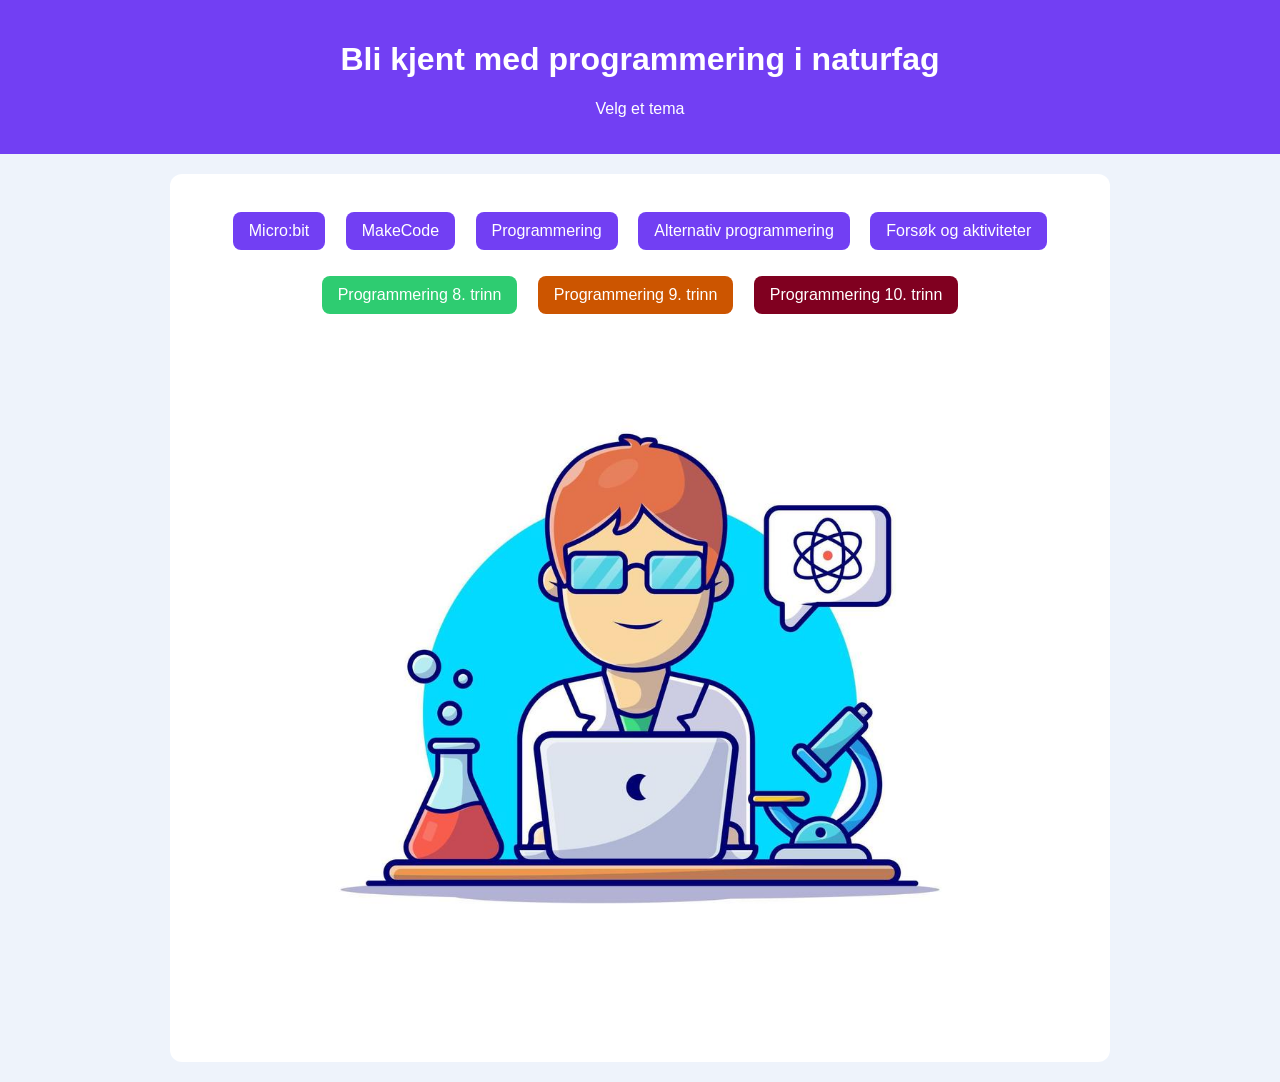
<file: index.html>
<!DOCTYPE html>
<html lang="no">
<head>
    <meta charset="UTF-8">
    <title>Koding</title>
    <link rel="stylesheet" href="style.css">
</head>
<body>
<style>
body{
text-align: center;
}
</style>
<header>
    <h1>Bli kjent med programmering i naturfag</h1>
    <p>Velg et tema</p>
</header>

<section class="button-container">
    <div class="row">
        <a class="nav-btn" href="microbit.html">Micro:bit</a>
        <a class="nav-btn" href="makecode.html">MakeCode</a>
        <a class="nav-btn" href="programmering.html">Programmering</a>
        <a class="nav-btn" href="alternativ.html">Alternativ programmering</a>
        <a class="nav-btn" href="lab.html">Forsøk og aktiviteter</a>
    </div>

    <div class="row">
        <a class="nav-btn green" href="8tr.html">Programmering 8. trinn</a>
        <a class="nav-btn orange" href="9tr.html">Programmering 9. trinn</a>
        <a class="nav-btn burgundy" href="10tr.html">Programmering 10. trinn</a>
    </div>

    <img src="naturfag.jpg" alt="nat">
</section>

</body>
</html>
</file>
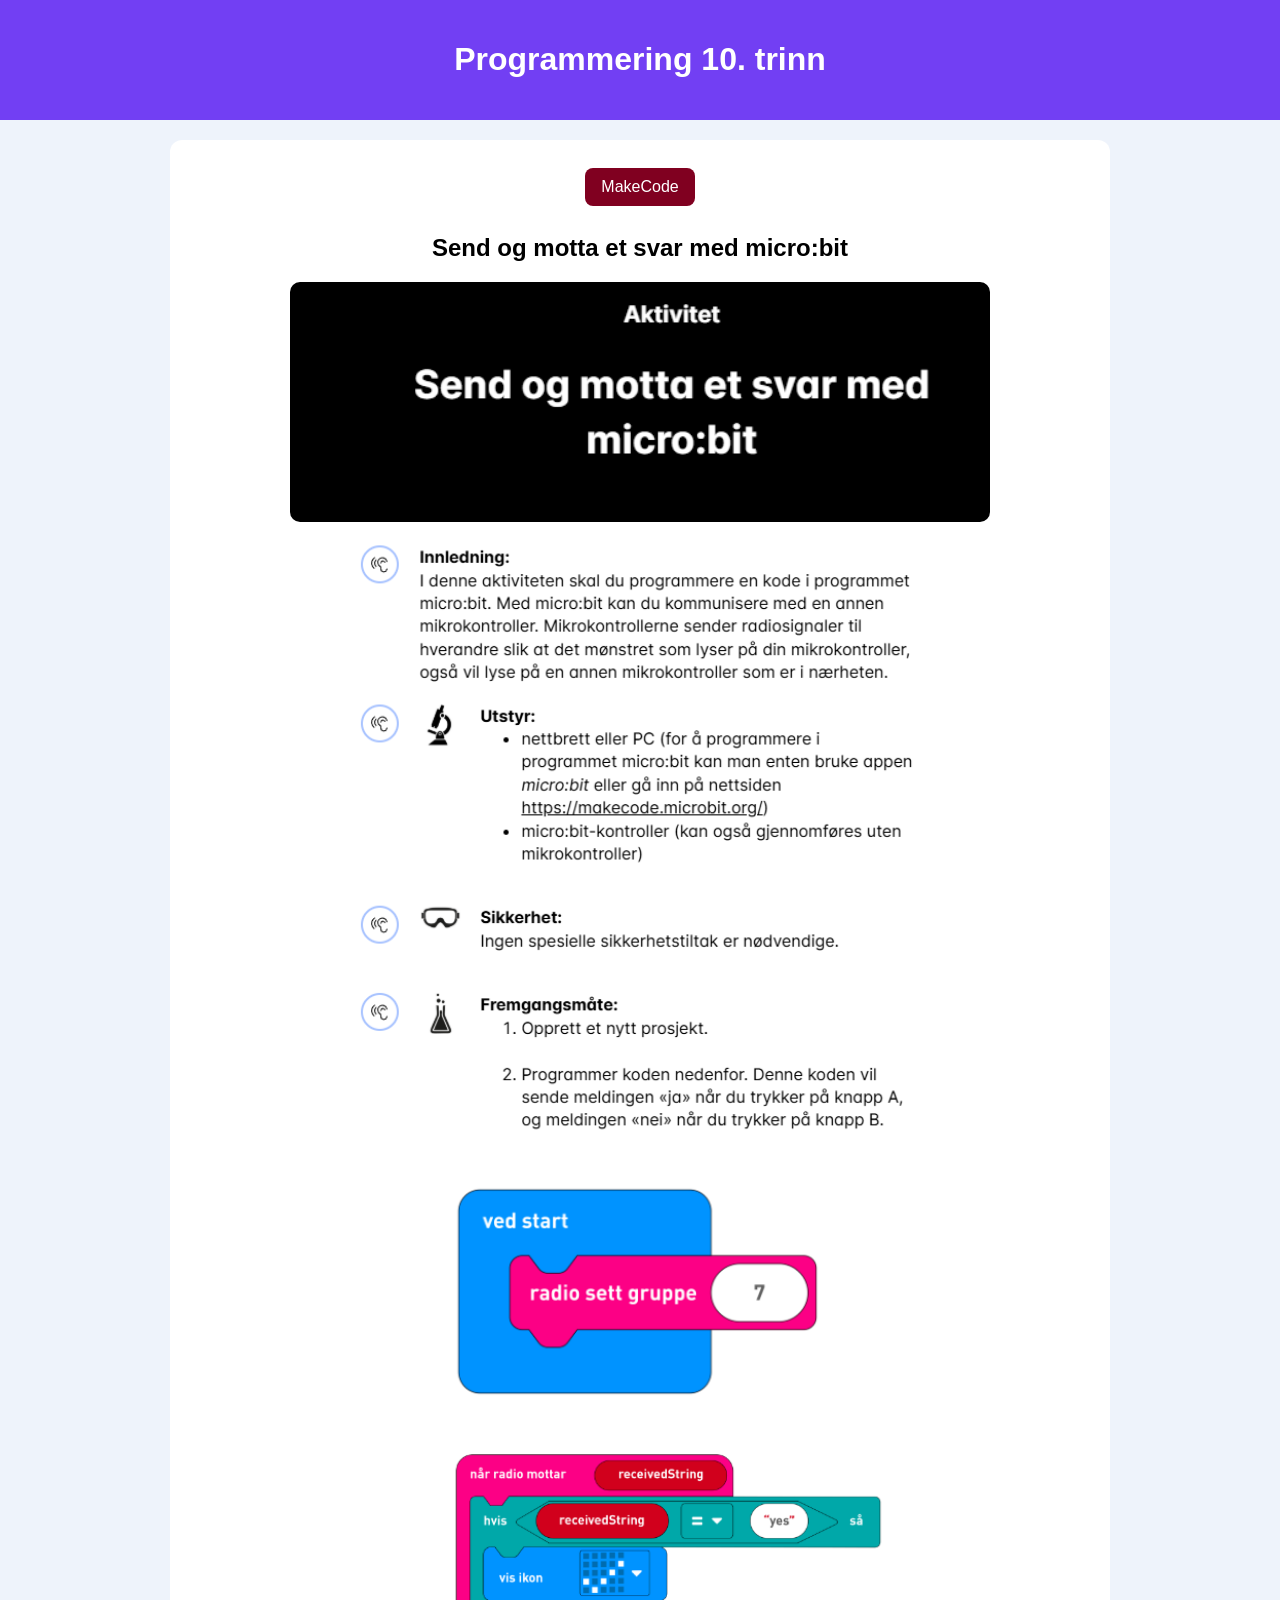
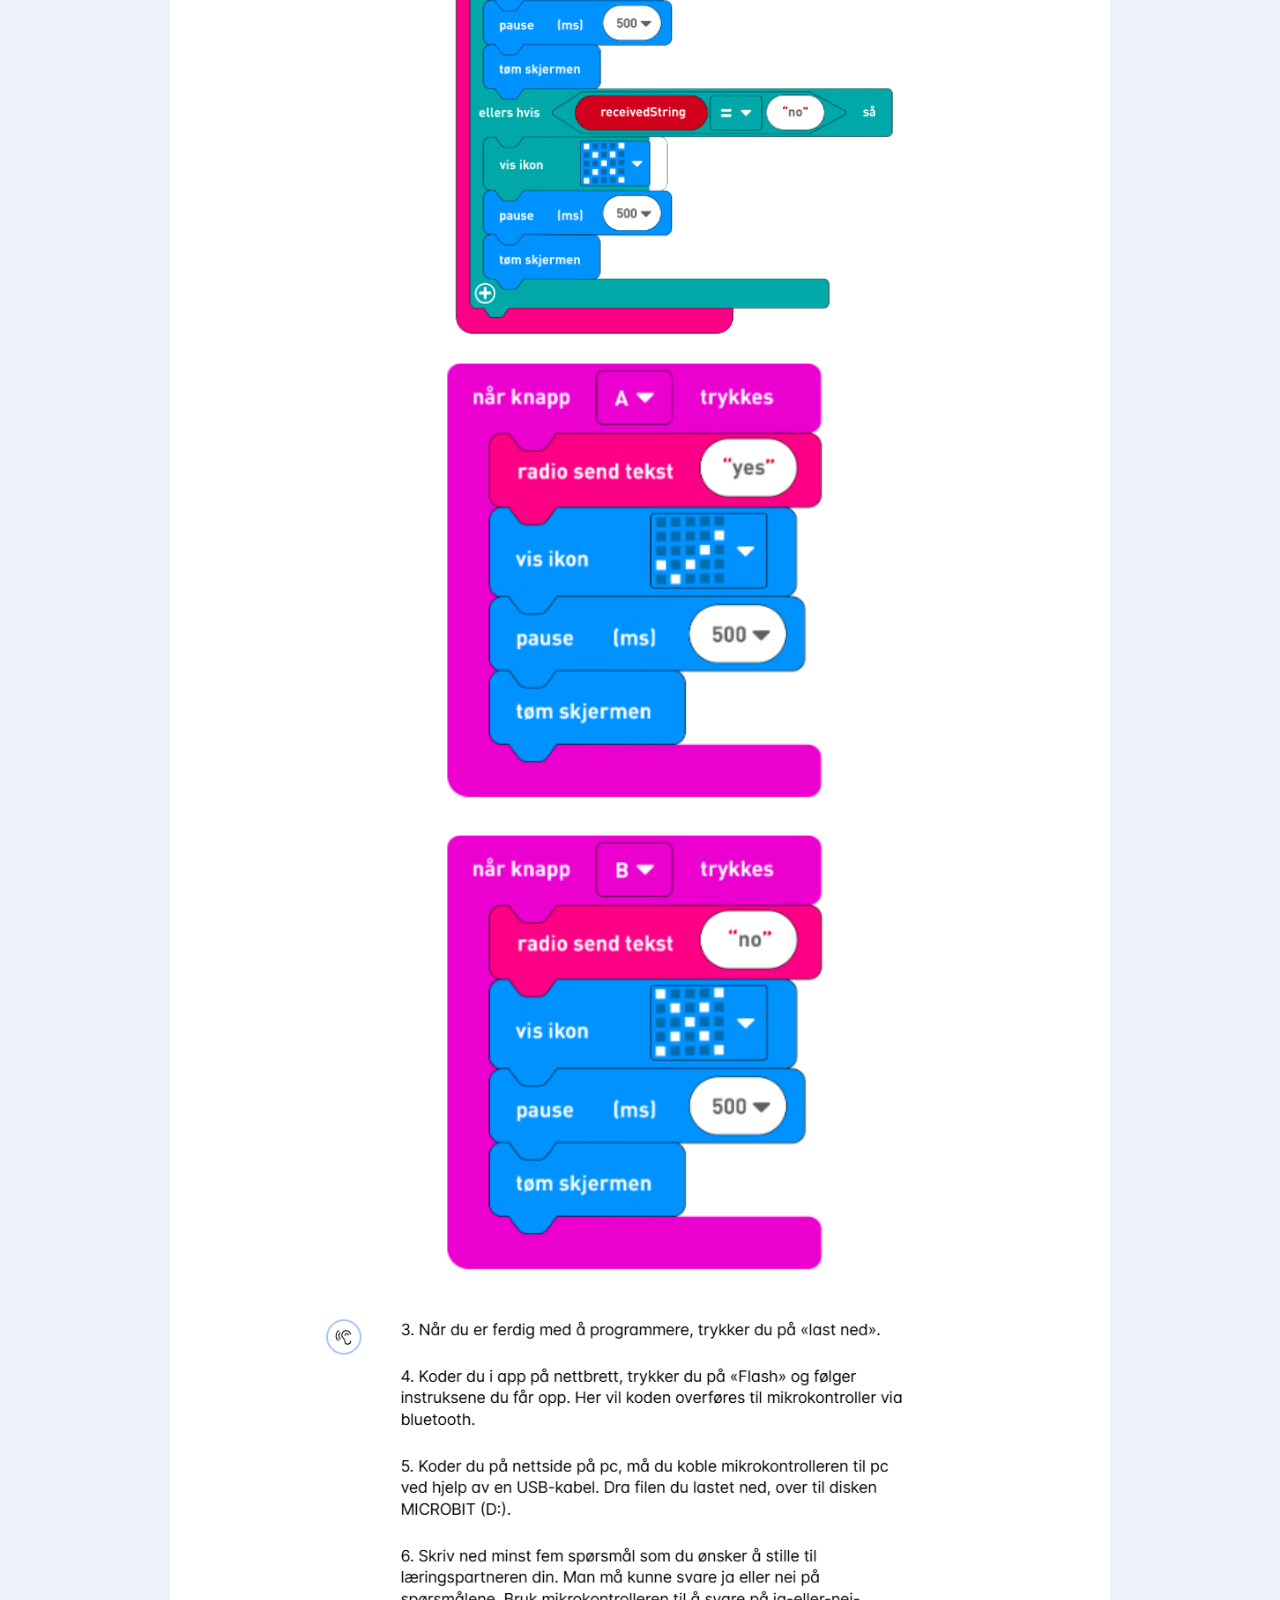
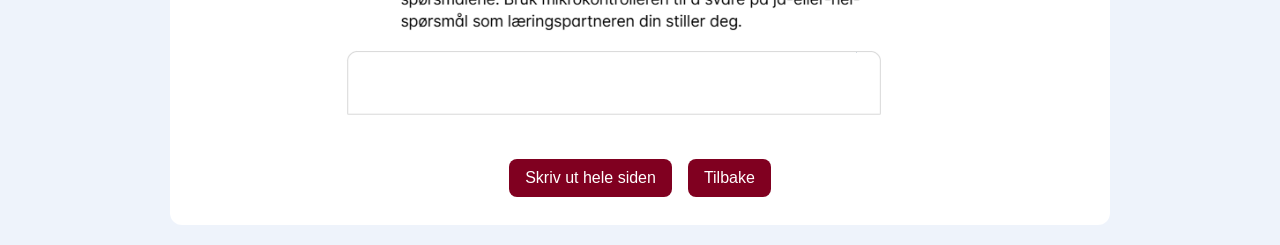
<file: 10tr.html>
<!DOCTYPE html><html><head><meta charset='UTF-8'><link rel='stylesheet' href='style.css'><title>Alternativ</title></head><body>
<header><h1>Programmering 10. trinn</h1></header><section>
<a class="nav-btn burgundy" href="https://makecode.microbit.org/" target="_blank">MakeCode</a>
<style>
body{
text-align: center;
}
.print-btn{
cursor: pointer;
}
</style>
<h1> Send og motta et svar med micro:bit </h1>
<img src='vi.png'>
<img src='vi1.png'>
<img src='vi2.png'>
<img src='vi3.png'>
<img src='vi4.png'>


<a class="nav-btn burgundy print-btn" onclick="window.print()">Skriv ut hele siden</button>
<a class='nav-btn burgundy' href='index.html'>Tilbake</a></section></body></html>
</file>
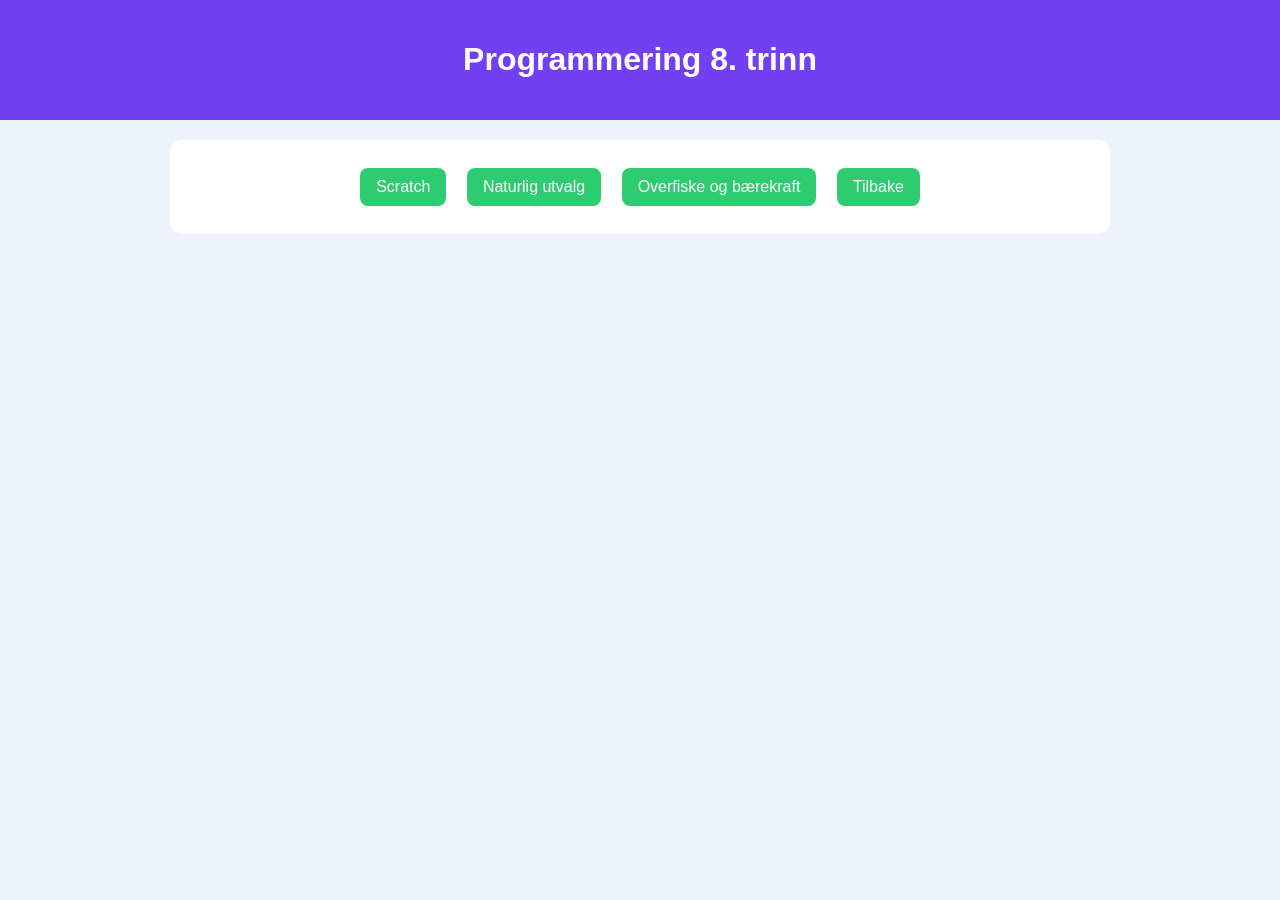
<file: 8tr.html>
<!DOCTYPE html><html><head><meta charset='UTF-8'><link rel='stylesheet' href='style.css'><title>Alternativ</title></head><body>
<header><h1>Programmering 8. trinn</h1></header><section>
<style>
body{
text-align: center;

   
</style>

<a class="nav-btn green" href="https://scratch.mit.edu/" target="_blank">Scratch</a>
<a class='nav-btn green' href='opp1.html'>Naturlig utvalg</a>
<a class='nav-btn green' href='opp2.html'>Overfiske og bærekraft</a>
<a class='nav-btn green' href='index.html'>Tilbake</a></section></body></html>
</file>
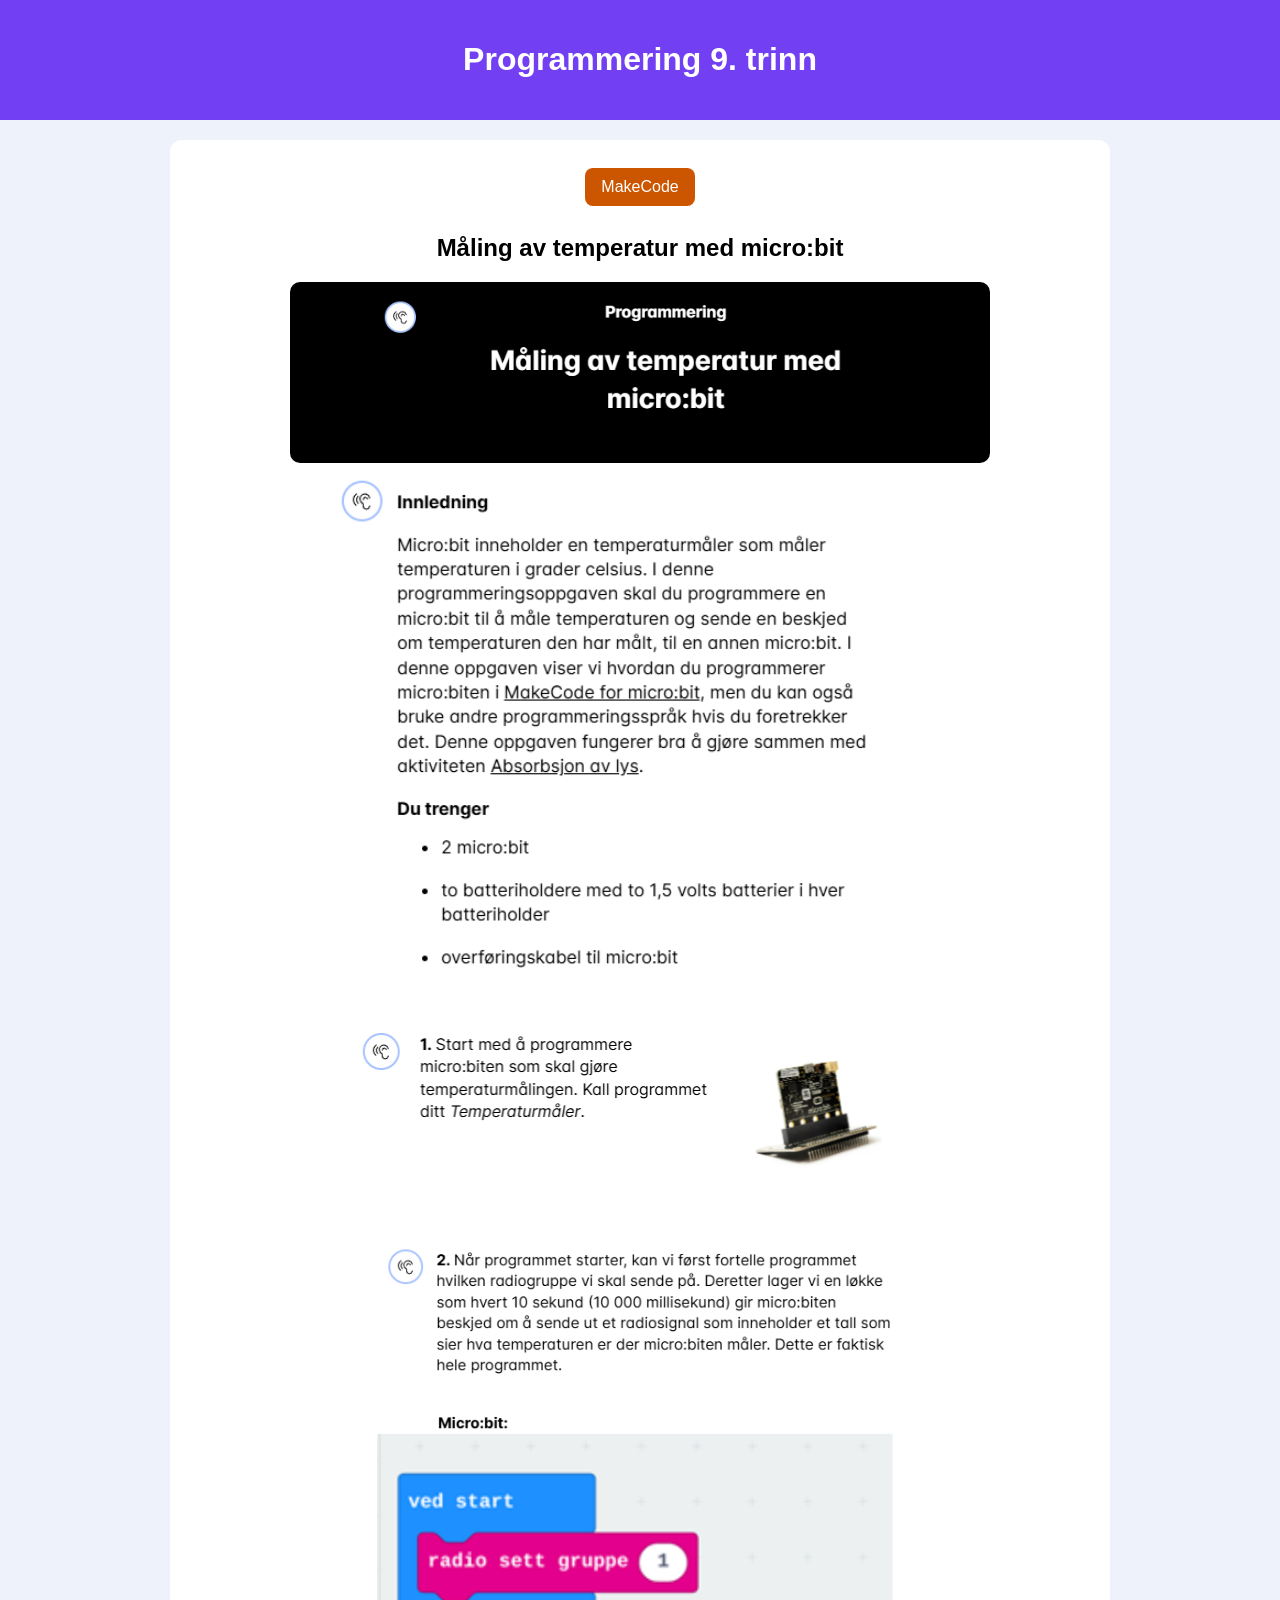
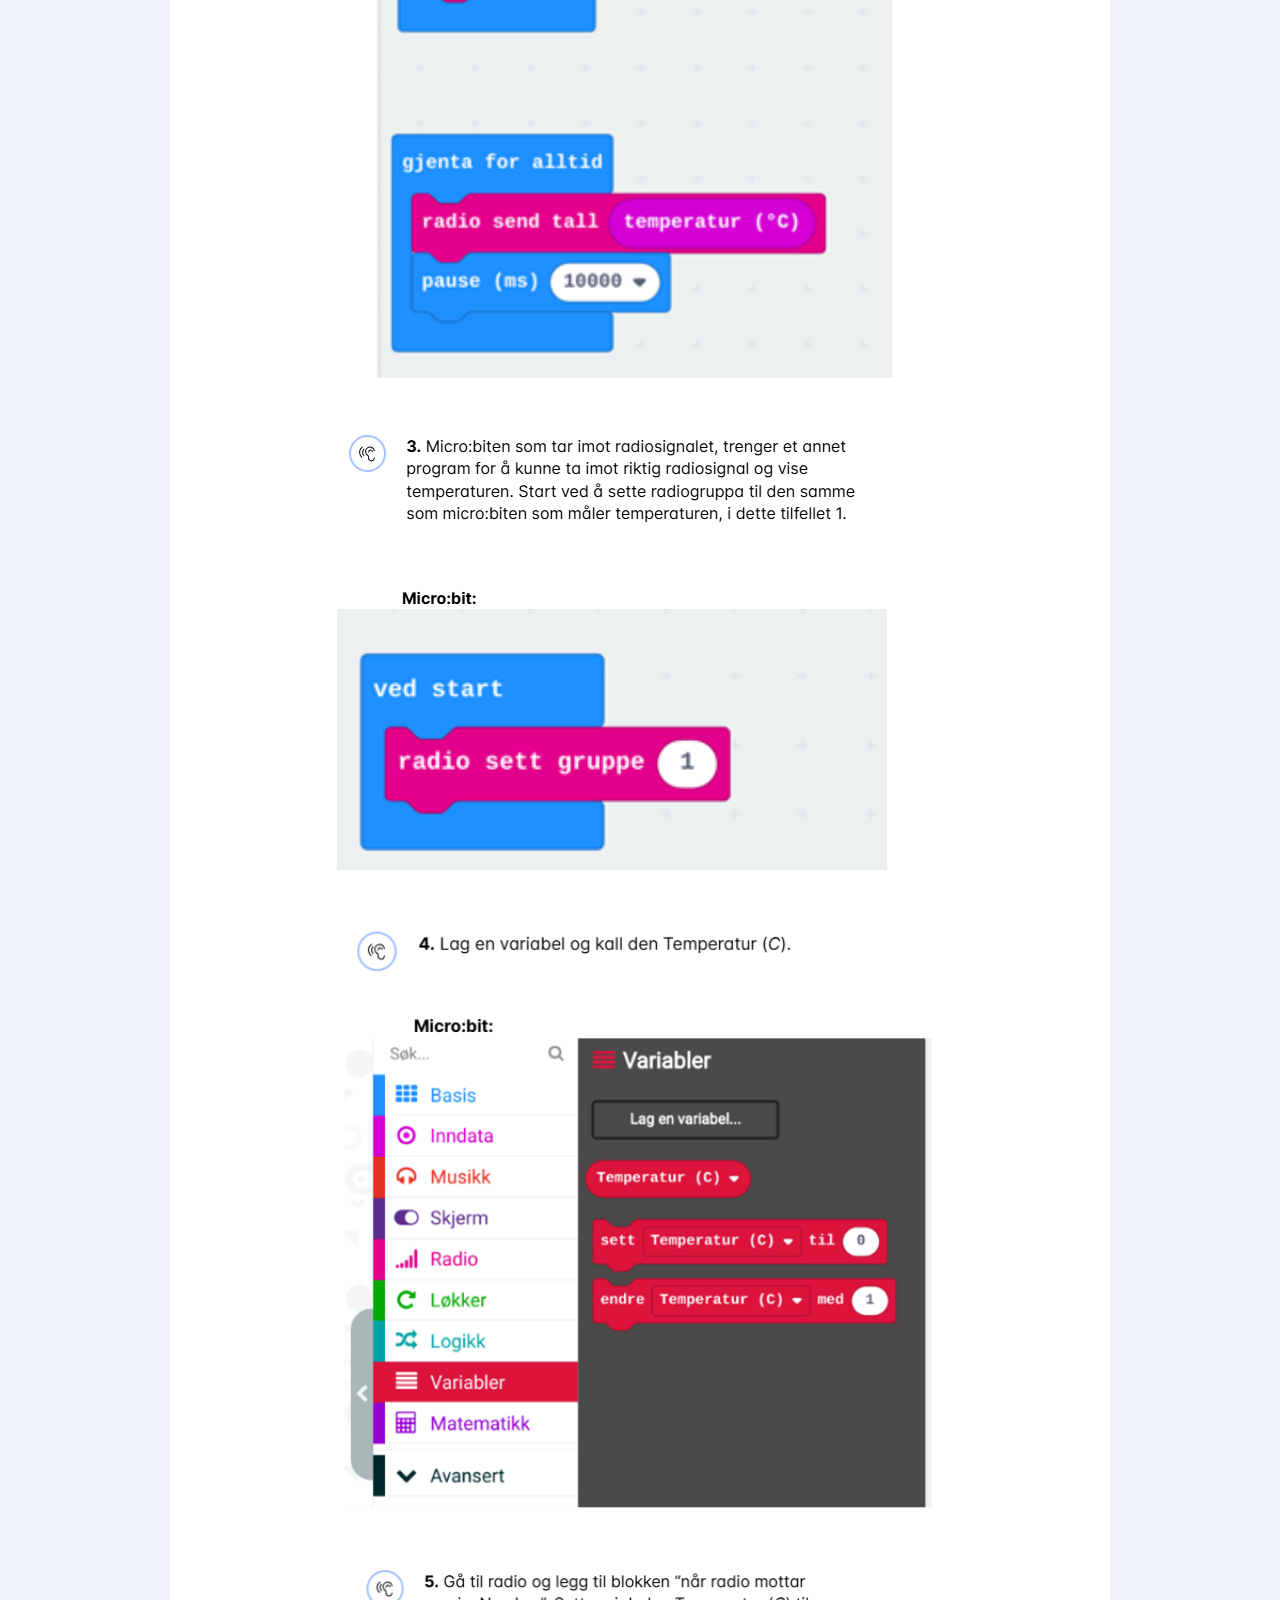
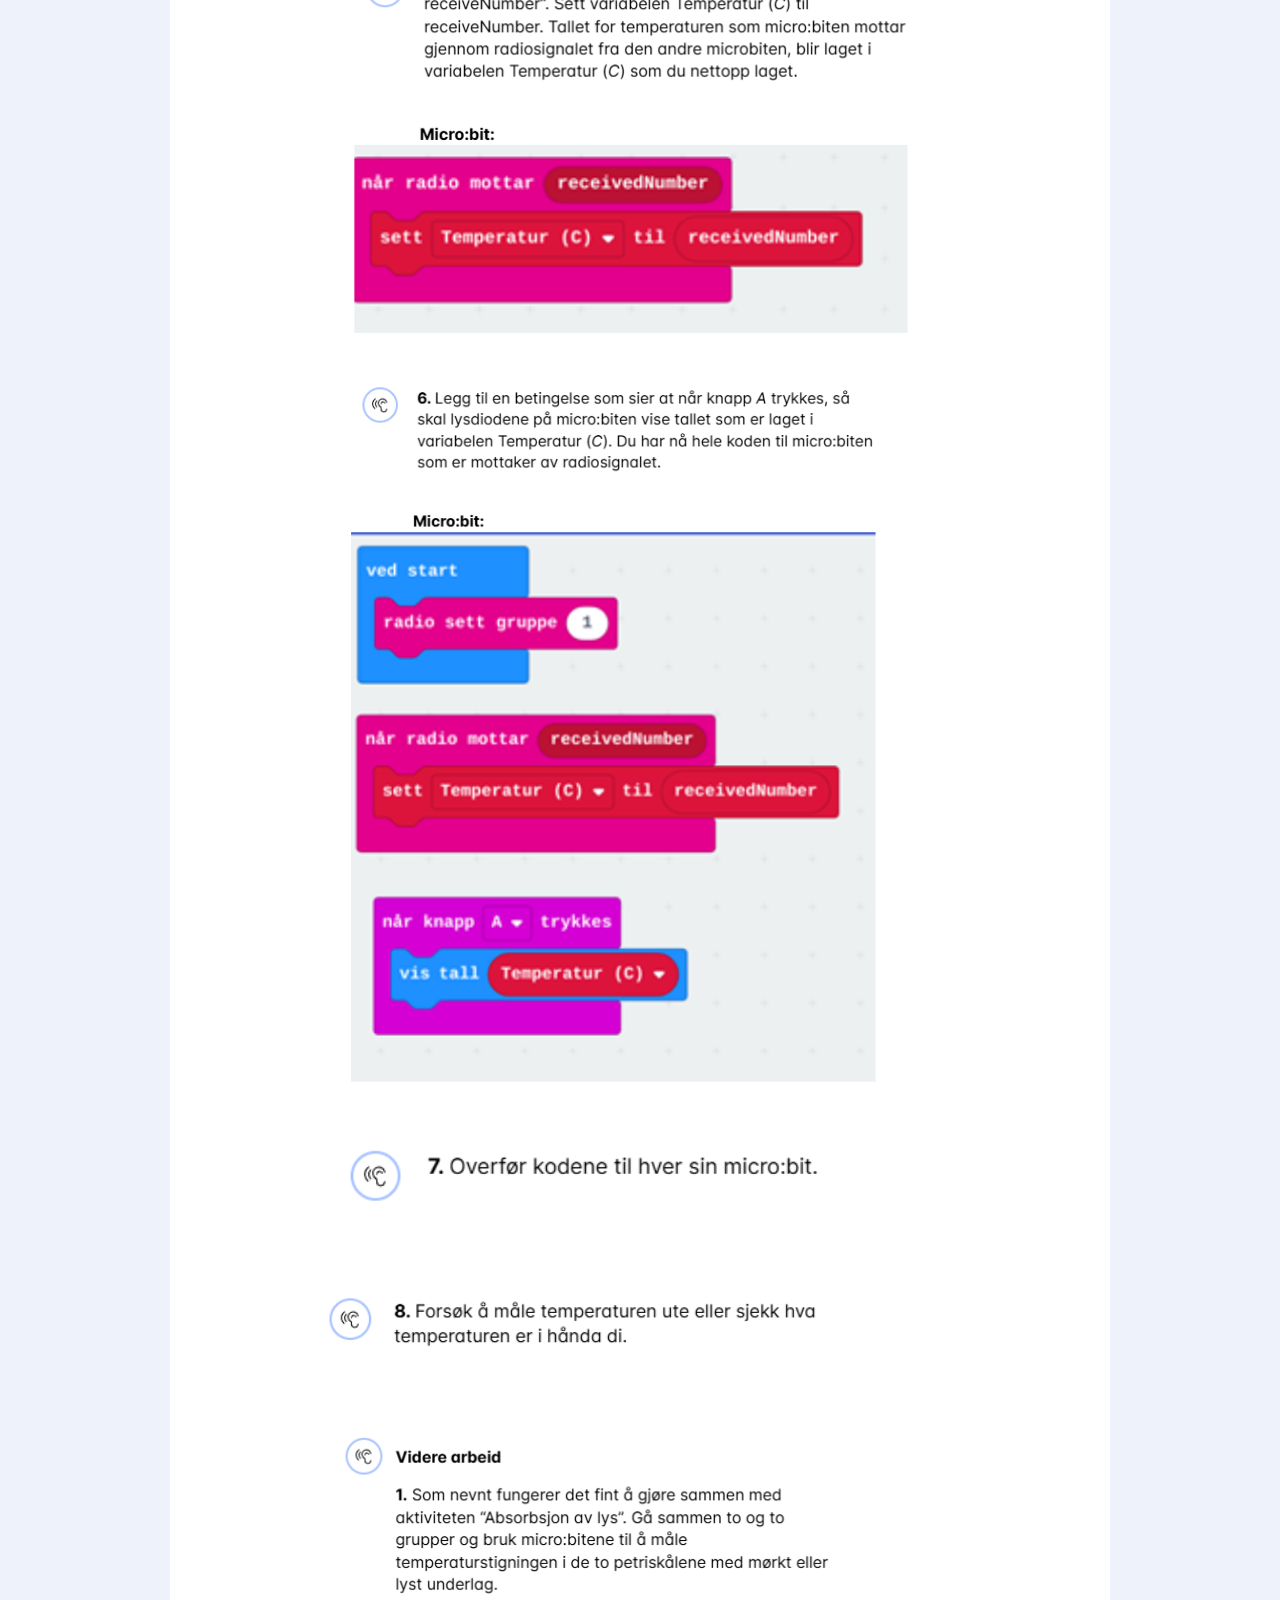
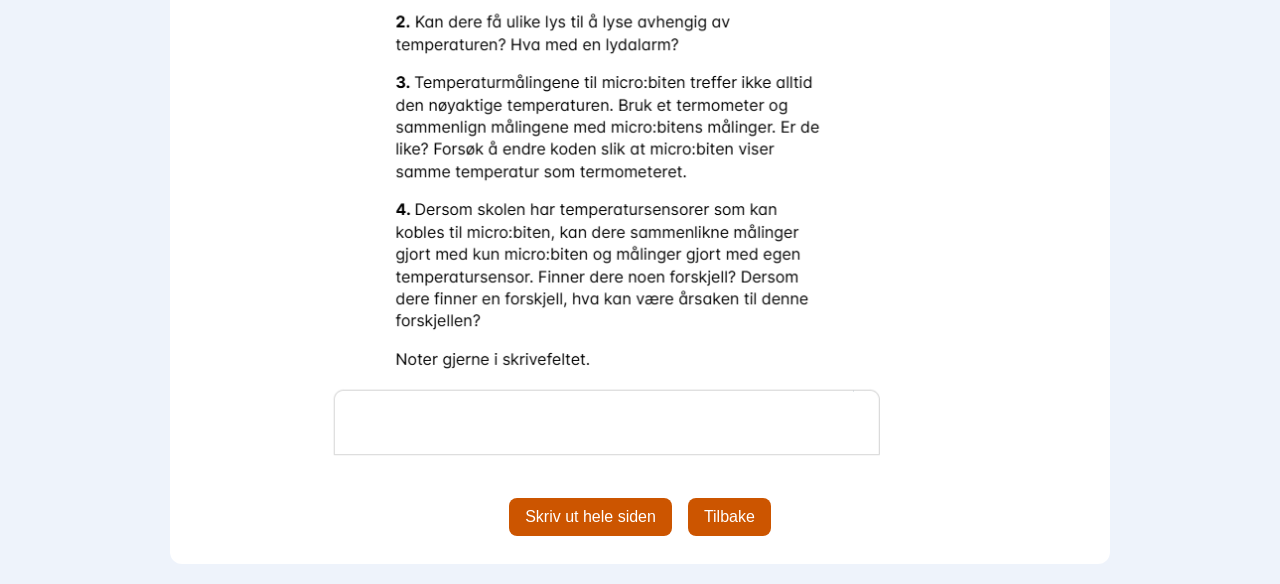
<file: 9tr.html>
<!DOCTYPE html><html><head><meta charset='UTF-8'><link rel='stylesheet' href='style.css'><title>Alternativ</title></head><body>
<header><h1>Programmering 9. trinn</h1></header><section>
<a class="nav-btn orange" href="https://makecode.microbit.org/" target="_blank">MakeCode</a>
<style>
body{
text-align: center;
}
.print-btn{
cursor: pointer;
}
</style>
<h1> Måling av temperatur med micro:bit </h1>
<img src='my.png'>
<img src='my1.png'>
<img src='my2.png'>
<img src='my3.png'>
<img src='my4.png'>
<img src='my5.png'>
<img src='my6.png'>
<img src='my7.png'>
<img src='my8.png'>
<img src='my9.png'>
<img src='my10.png'>

<a class="nav-btn orange print-btn" onclick="window.print()">Skriv ut hele siden</button>
<a class='nav-btn orange' href='index.html'>Tilbake</a></section></body></html>
</file>
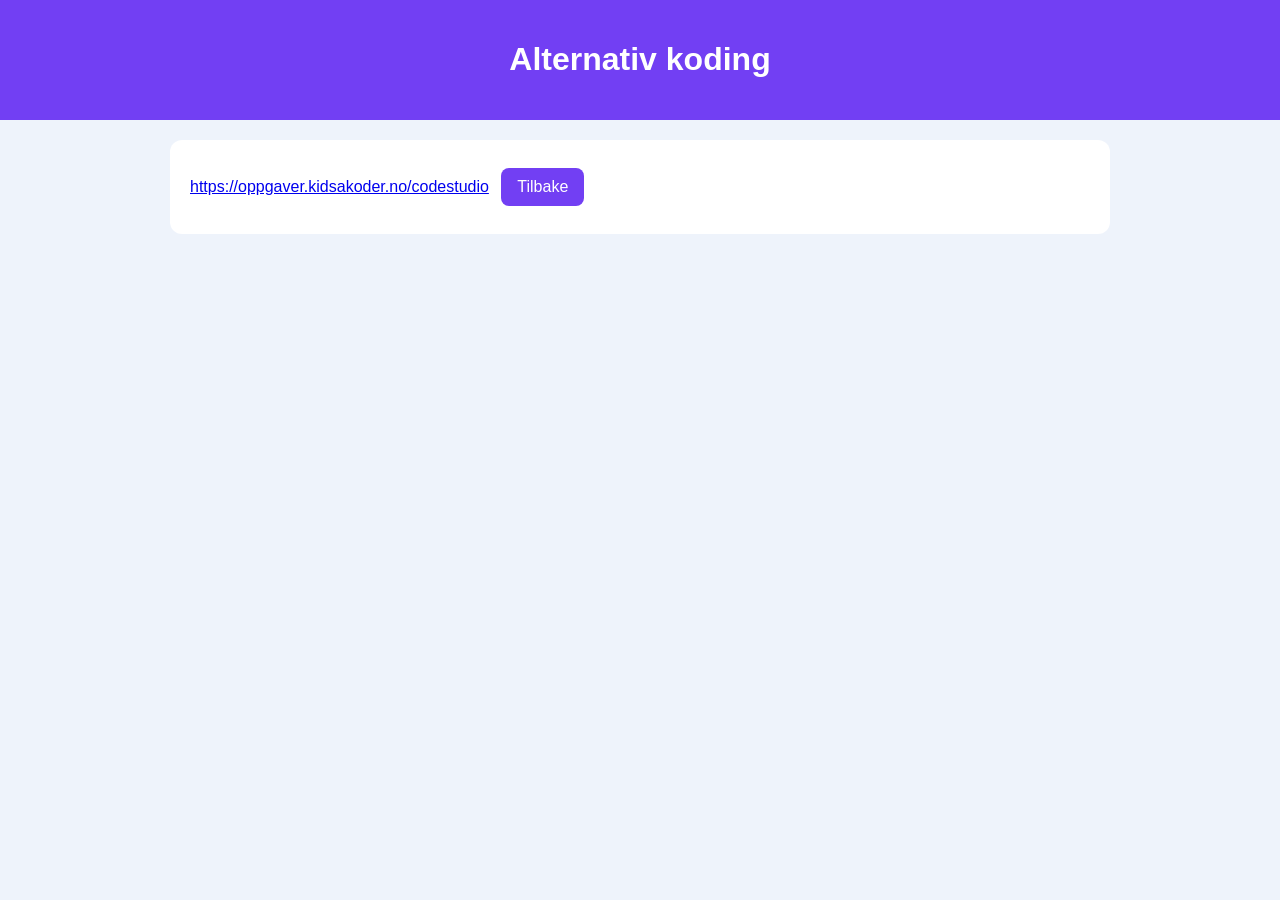
<file: alternativ.html>
<!DOCTYPE html><html><head><meta charset='UTF-8'><link rel='stylesheet' href='style.css'><title>Alternativ</title></head><body>
<header><h1>Alternativ koding</h1></header><section>
<a href='https://oppgaver.kidsakoder.no/codestudio'>https://oppgaver.kidsakoder.no/codestudio</a>
<a class='nav-btn' href='index.html'>Tilbake</a></section></body></html>
</file>
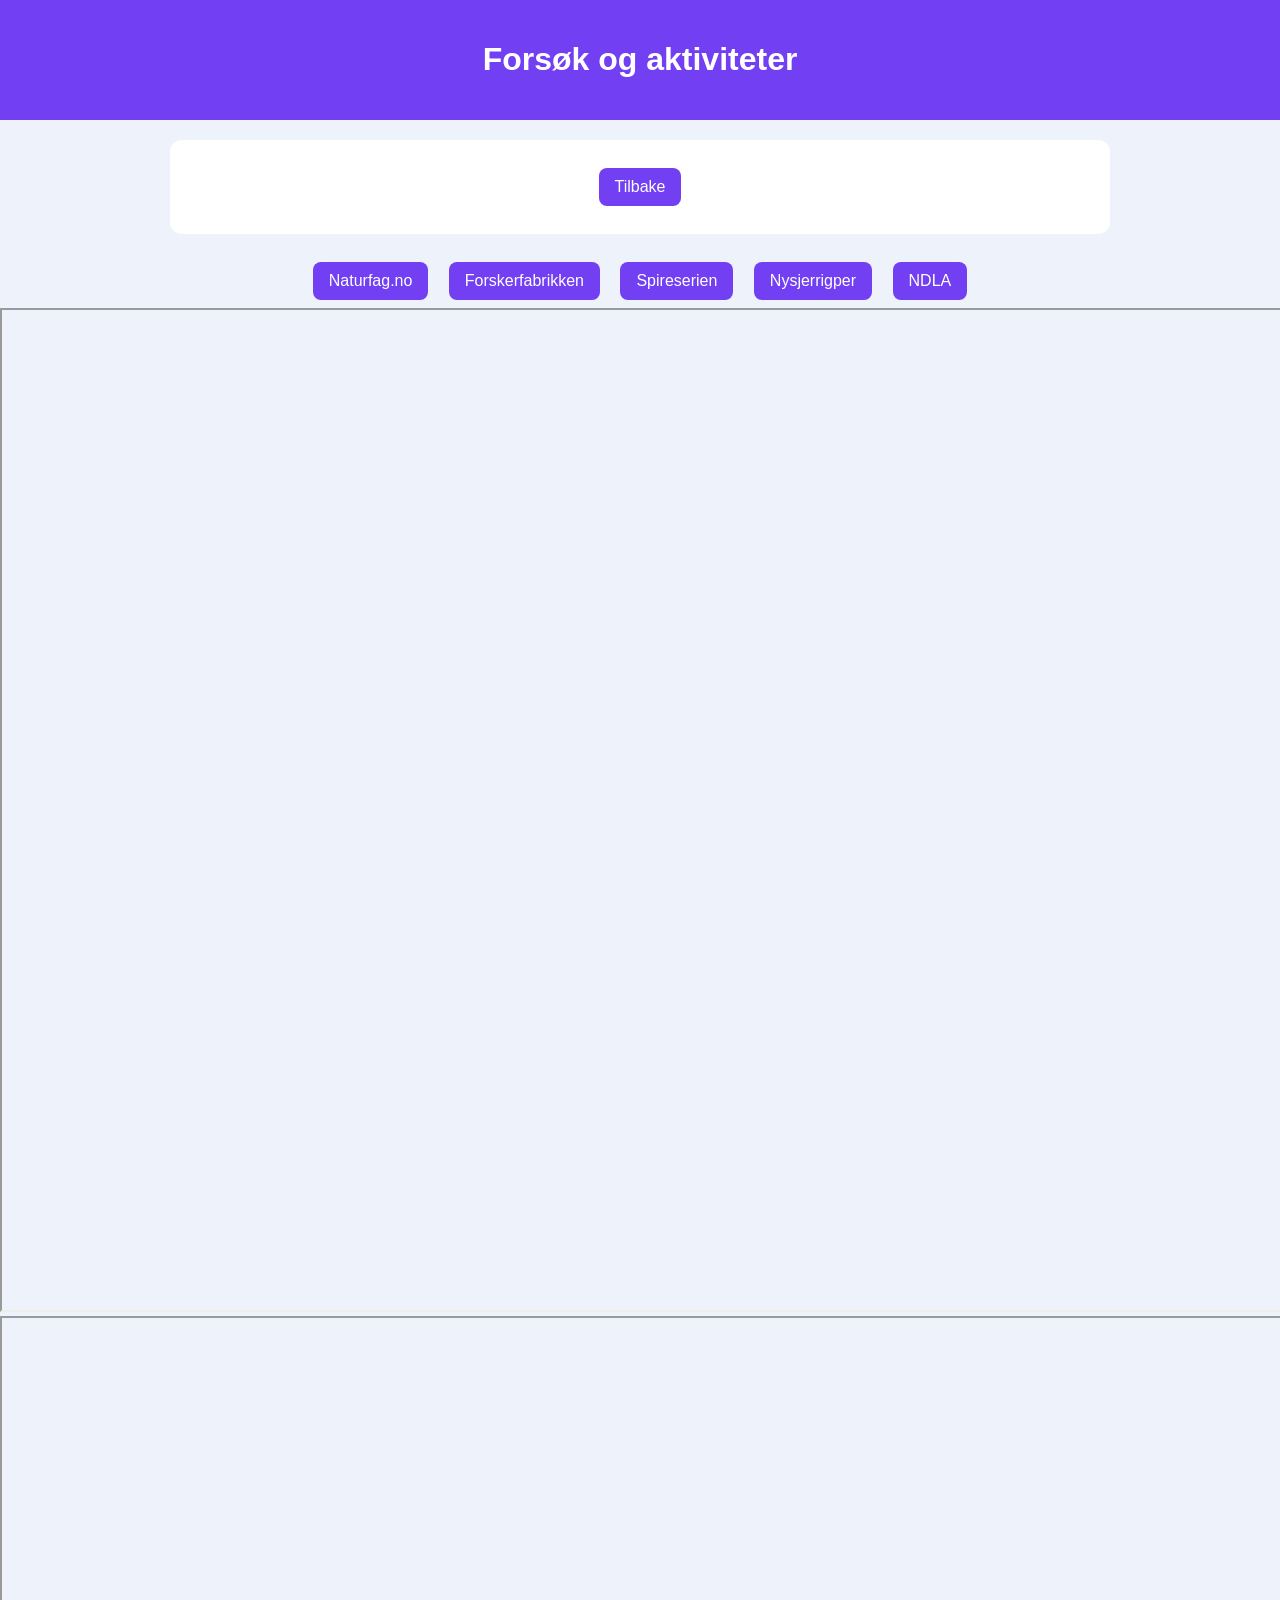
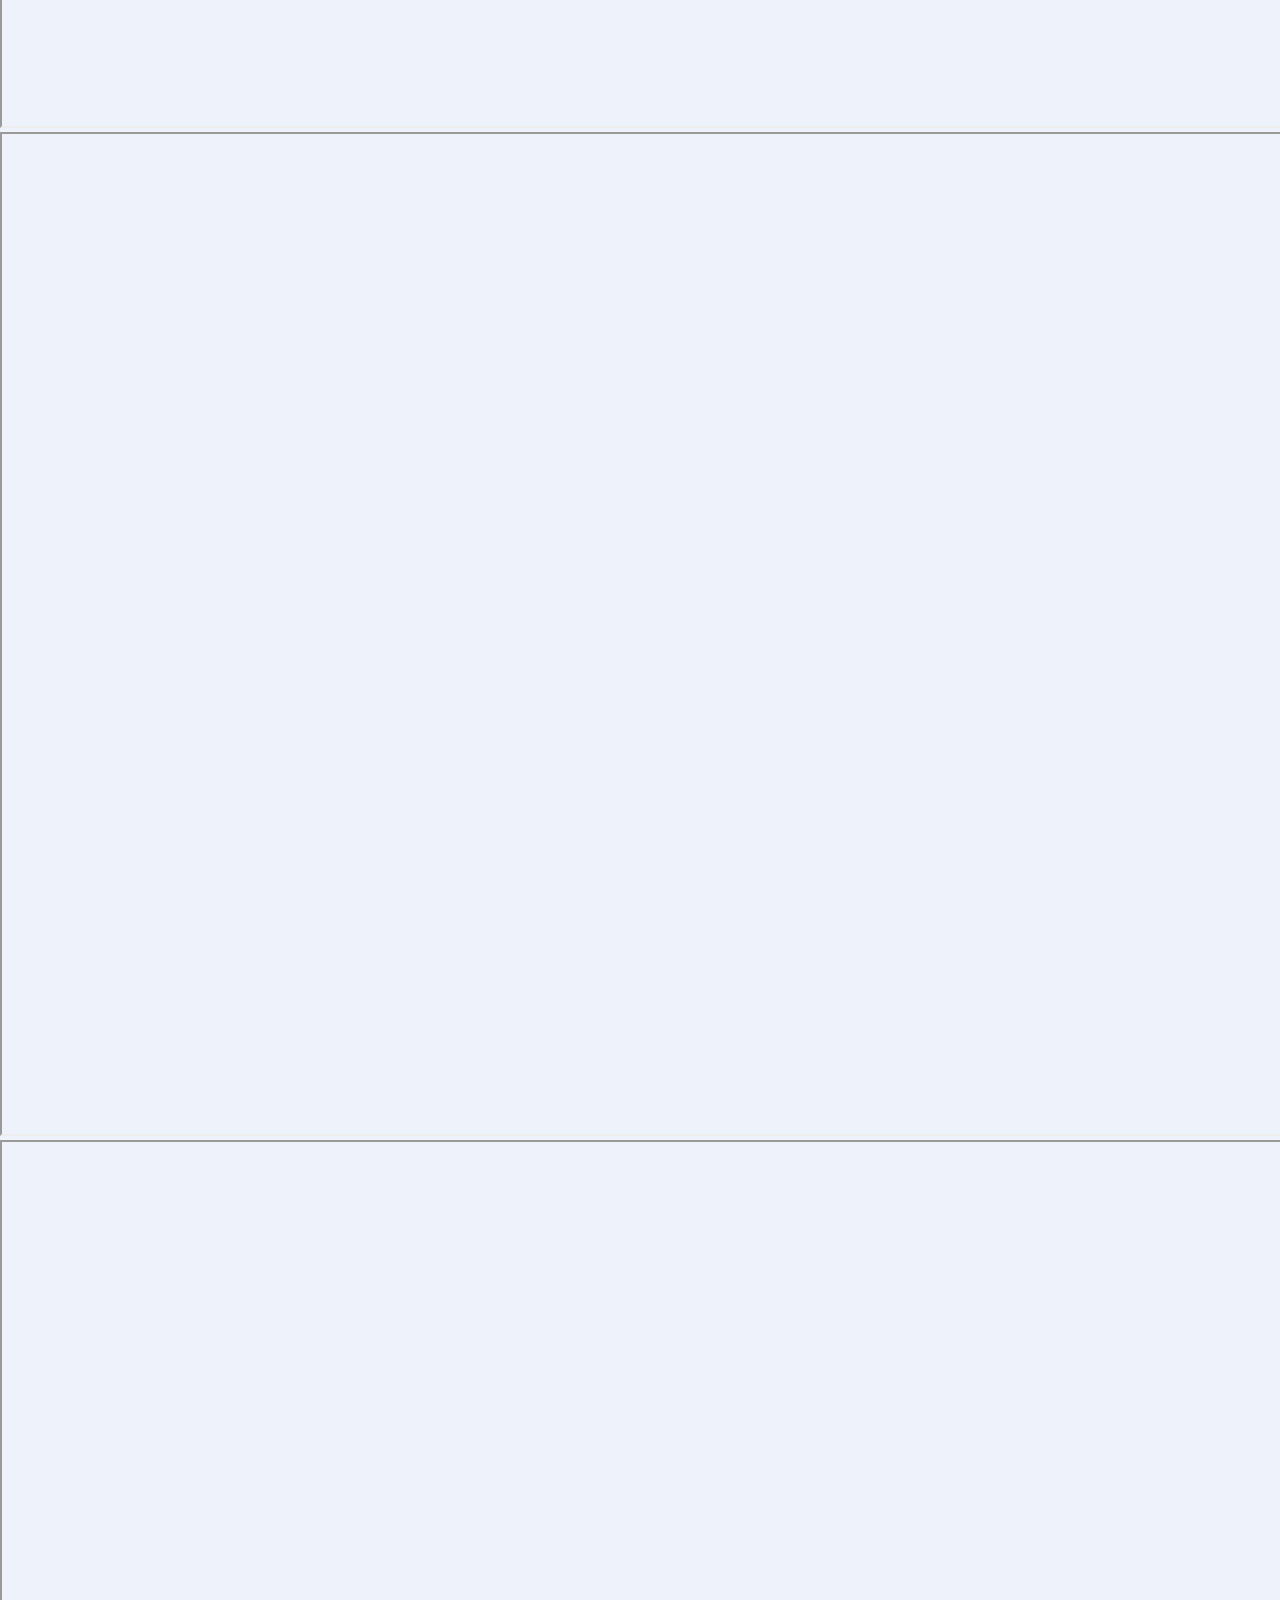
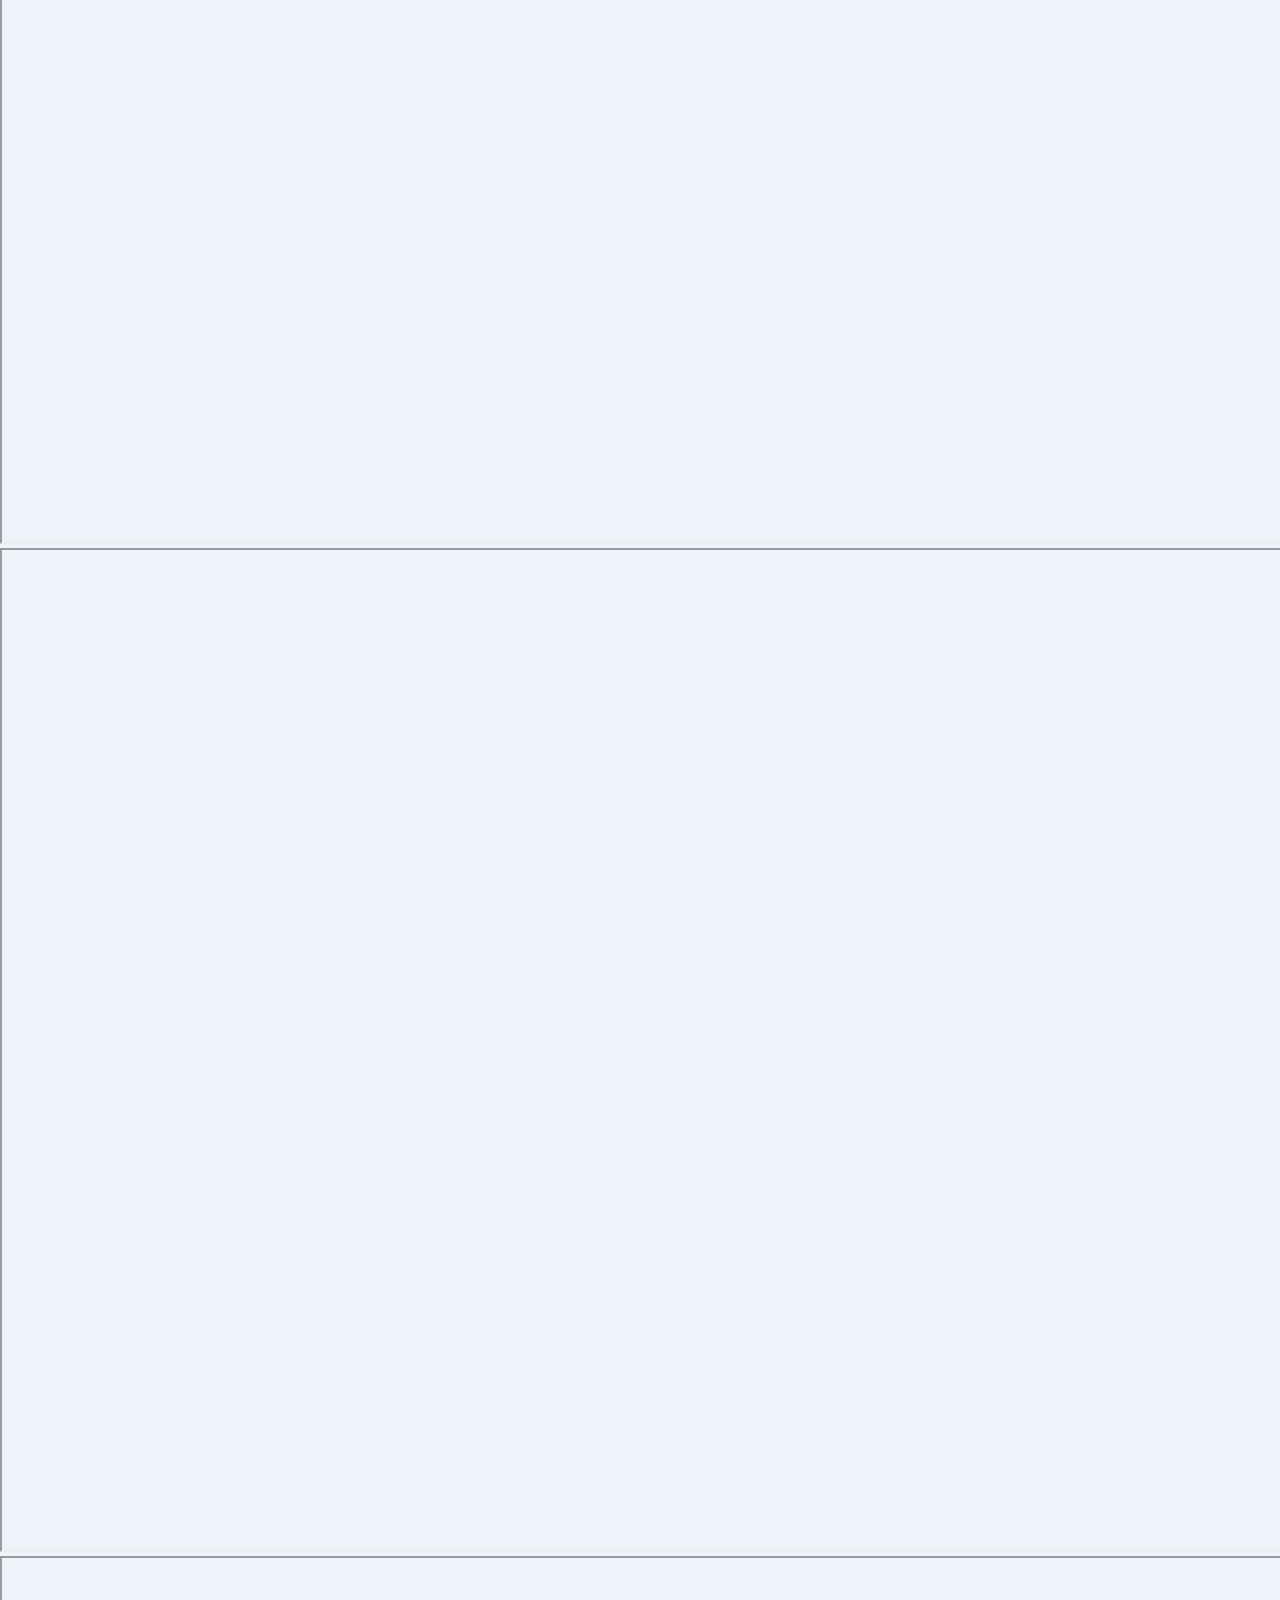
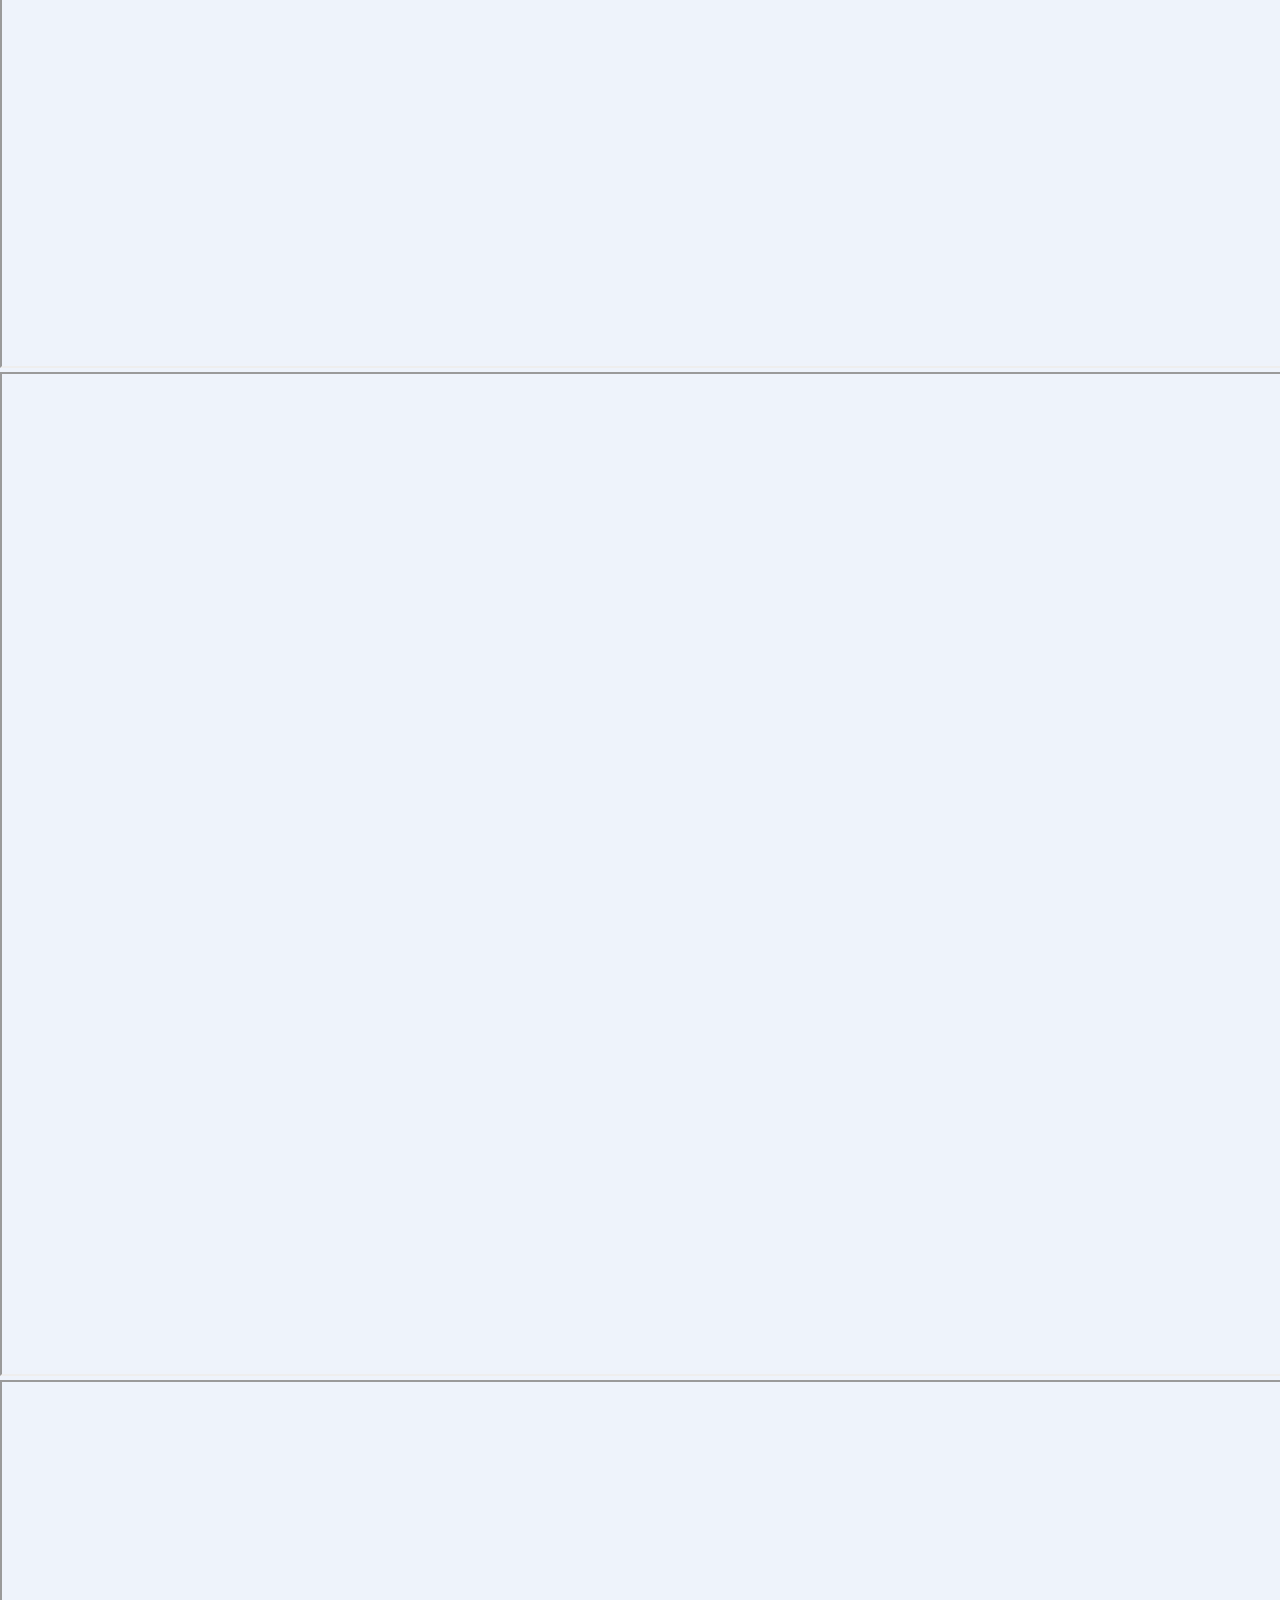
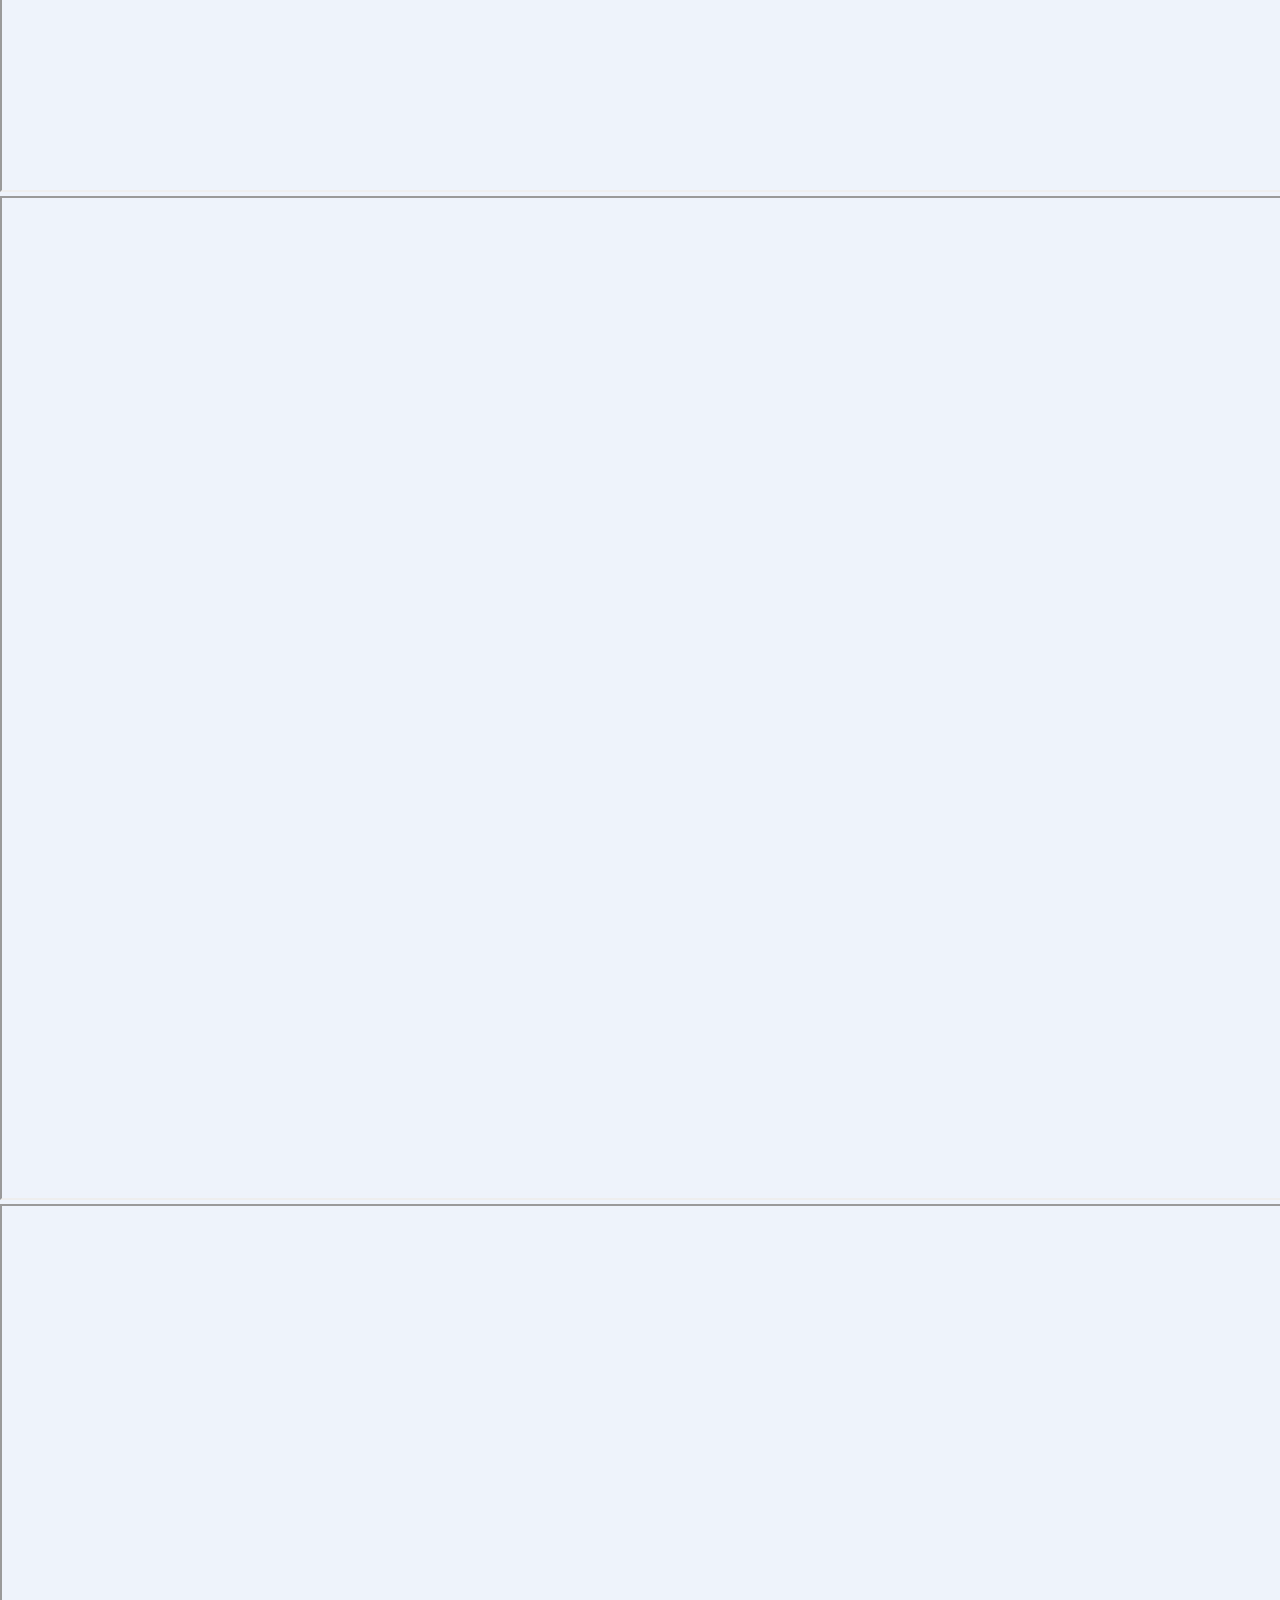
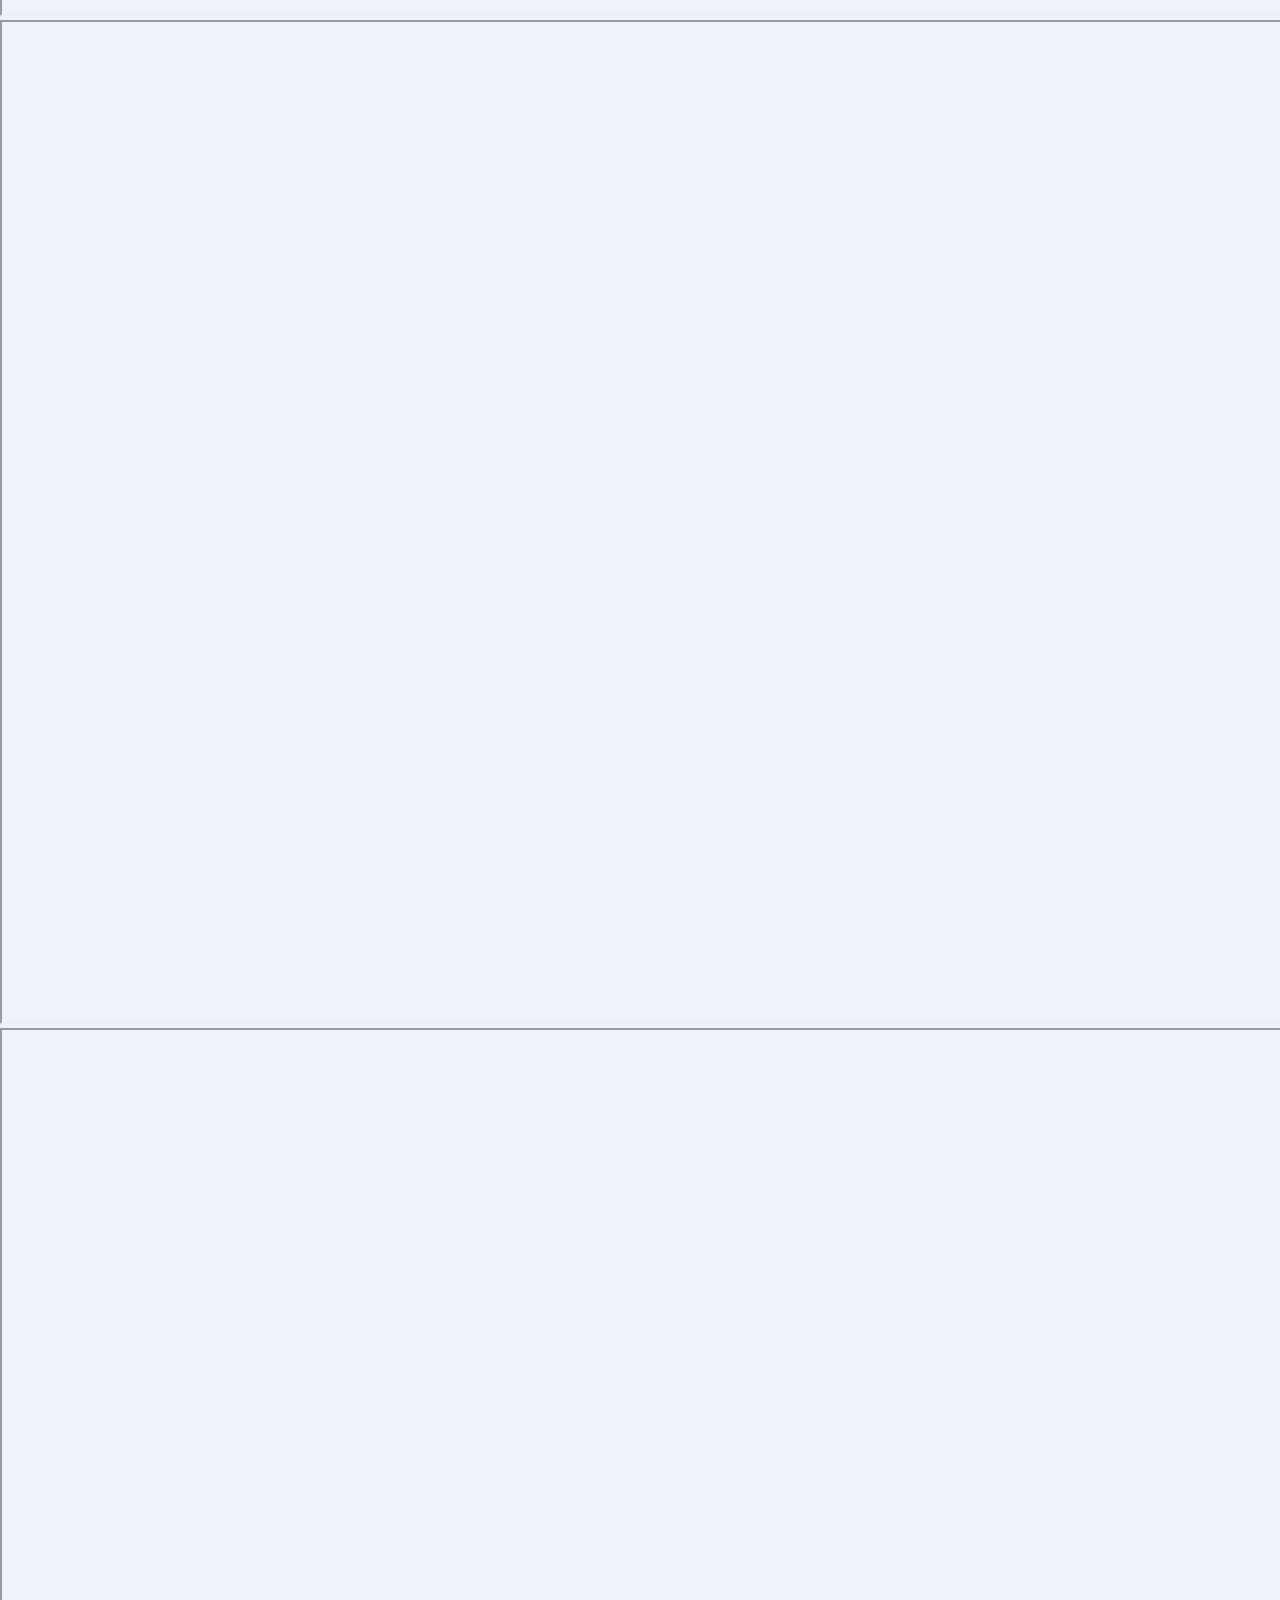
<file: lab.html>
<!DOCTYPE html><html><head><meta charset='UTF-8'><link rel='stylesheet' href='style.css'><title>Alternativ</title></head><body>
<header><h1>Forsøk og aktiviteter</h1></header><section>
<a class='nav-btn' href='index.html'>Tilbake</a></section></body></html>
<style>
body{
text-align: center;
}
</style>
<a class="nav-btn" href="https://www.naturfag.no/tema/vis.html?tid=1997909" target="_blank">Naturfag.no</a>
<a class="nav-btn" href="https://www.forskerfabrikken.no/eksperimenter/" target="_blank">Forskerfabrikken</a>
<a class="nav-btn" href="https://www.spireserien.no/forsok" target="_blank">Spireserien</a>
<a class="nav-btn" href="https://www.nysgjerrigper.no/eksperimenter/alle-eksperimenter/" target="_blank">Nysjerrigper</a>
<a class="nav-btn" href="https://ndla.no/nb/e/naturfag-ba/demoforsok/e526f934dd" target="_blank">NDLA</a>


<iframe src="Fem hvite stoffer.pdf" width="100%" height="1000px"></iframe>
<iframe src="Endoterm reaksjon.pdf" width="100%" height="1000px"></iframe>
<iframe src="En forbrenningsreaksjon.pdf" width="100%" height="1000px"></iframe>
<iframe src="Etterprøving av vitenskapelig forsøk.pdf" width="100%" height="1000px"></iframe>
<iframe src="Fellingreaksjon.pdf" width="100%" height="1000px"></iframe>
<iframe src="!!Forsøk vi har gjort i naturfag praktisk naturfag.pdf" width="100%" height="1000px"></iframe>
<iframe src="Utforsk abiotiske og biotiske.pdf" width="100%" height="1000px"></iframe>
<iframe src="Utforskende aktivitet om volumet til vann.pdf" width="100%" height="1000px"></iframe>
<iframe src="Blå flamme.pdf" width="100%" height="1000px"></iframe>
<iframe src="Elefanttannkrem(1).pdf" width="100%" height="1000px"></iframe>
<iframe src="Bli kjent med mikroskopet.pdf" width="100%" height="1000px"></iframe>
<iframe src="Se på celler fra munnhulen.pdf" width="100%" height="1000px"></iframe>
<iframe src="Se på celler fra gul og rød løk.pdf" width="100%" height="1000px"></iframe>
<iframe src="Testing av skolens indikatorer.pdf" width="100%" height="1000px"></iframe>
<iframe src="Usynlig brannslokker.pdf" width="100%" height="1000px"></iframe>
<iframe src="Studer fotosyntese og celleånding.pdf" width="100%" height="1000px"></iframe>
<iframe src="Studer frø som spirer.pdf" width="100%" height="1000px"></iframe>
<iframe src="Oppvarming av hornsalt.pdf" width="100%" height="1000px"></iframe>
<iframe src="Se på celler fra de grønne delene på planten.pdf" width="100%" height="1000px"></iframe>
<iframe src="Planlegg din egen ekskursjon.pdf" width="100%" height="1000px"></iframe>
<iframe src="Skille mekaniske stoffer.pdf" width="100%" height="1000px"></iframe>
<iframe src="Massebevaring når salt løses i vann.pdf" width="100%" height="1000px"></iframe>
<iframe src="Lag hydrogengass.pdf" width="100%" height="1000px"></iframe>
<iframe src="Nøytralisering av syre og base.pdf" width="100%" height="1000px"></iframe>
<iframe src="Polsmelting.pdf" width="100%" height="1000px"></iframe>
<iframe src="Rødkål i regnbuens farger.pdf" width="100%" height="1000px"></iframe>
<iframe src="Påvisning av karbondioksid med.pdf" width="100%" height="1000px"></iframe>
<iframe src="Konveksjonsstrømmer i matolje.pdf" width="100%" height="1000px"></iframe>
<iframe src="Lag oksygengass.pdf" width="100%" height="1000px"></iframe>
<iframe src="Lag en gruvelykt.pdf" width="100%" height="1000px"></iframe>
<iframe src="Lag ditt favorittbruspulver.pdf" width="100%" height="1000px"></iframe>
<iframe src="Massebevaring i en kjemisk reaksjon.pdf" width="100%" height="1000px"></iframe>
<iframe src="Hemmelig godteri.pdf" width="100%" height="1000px"></iframe>
<iframe src="Kjennetegn på kjemiske reaksjoner.pdf" width="100%" height="1000px"></iframe>
<iframe src="Kaldt eller varmt.pdf" width="100%" height="1000px"></iframe>
<iframe src="Knallgassrakett.pdf" width="100%" height="1000px"></iframe>
<iframe src="Karbondioksid i vann.pdf" width="100%" height="1000px"></iframe>
<iframe src="Jakten på utfellinger.pdf" width="100%" height="1000px"></iframe>
<iframe src="Isolere DNA fra kiwi.pdf" width="100%" height="1000px"></iframe>
<iframe src="Gasser i vann.pdf" width="100%" height="1000px"></iframe>
<iframe src="Isolere eget DNA.pdf" width="100%" height="1000px"></iframe>
<iframe src="Hvor lett brenner det.pdf" width="100%" height="1000px"></iframe>
<iframe src="Forsøk-blande stoffer.pdf" width="100%" height="1000px"></iframe>
<iframe src="Forsøk-hva påvirker kjemiske reaksjoner_.pdf" width="100%" height="1000px"></iframe>
<iframe src="Forsøk-smeltepunktløselighet.pdf" width="100%" height="1000px"></iframe>
<iframe src="Fullstendig eller ufullstendig forbrenning.pdf" width="100%" height="1000px"></iframe>
<iframe src="Finn et grunnstoff.pdf" width="100%" height="1000px"></iframe>
<iframe src="Labber til Stoffer.pdf" width="100%" height="1000px"></iframe>

<a class='nav-btn' href='index.html'>Tilbake</a></section></body></html>
</file>
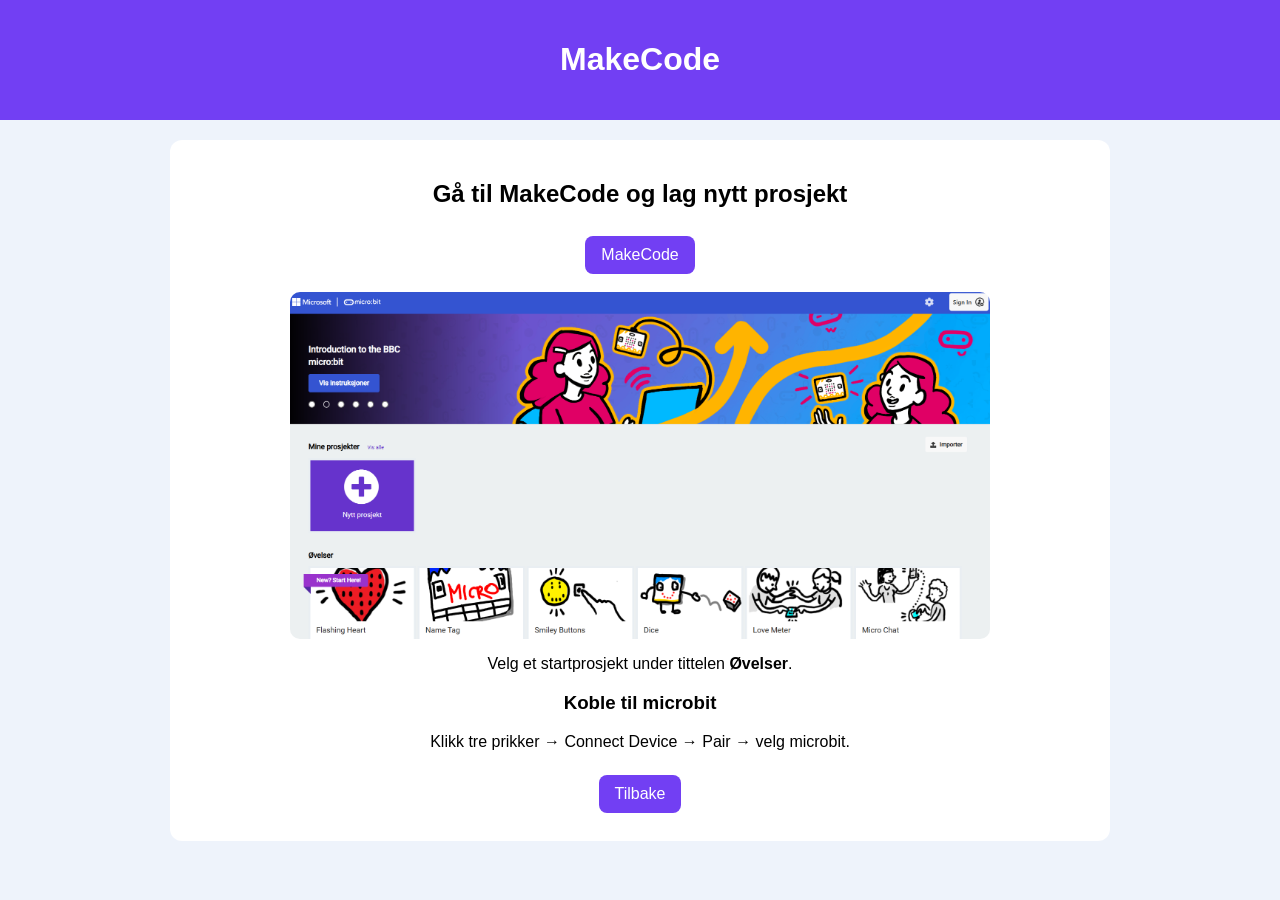
<file: makecode.html>
<!DOCTYPE html><html lang='no'><head><meta charset='UTF-8'><title>MakeCode</title><link rel='stylesheet' href='style.css'></head><body>
<header><h1>MakeCode</h1></header>
<section>
<style>
body{
text-align: center;
}
</style>
<h2>Gå til MakeCode og lag nytt prosjekt</h2>
<a class="nav-btn" href="https://makecode.microbit.org/" target="_blank">MakeCode</a>
<img src='makeacode.png'>
<p>Velg et startprosjekt under tittelen <strong>Øvelser</strong>.</p>
<h3>Koble til microbit</h3>
<p>Klikk tre prikker → Connect Device → Pair → velg microbit.</p>
<a class='nav-btn' href='index.html'>Tilbake</a>
</section></body></html>
</file>
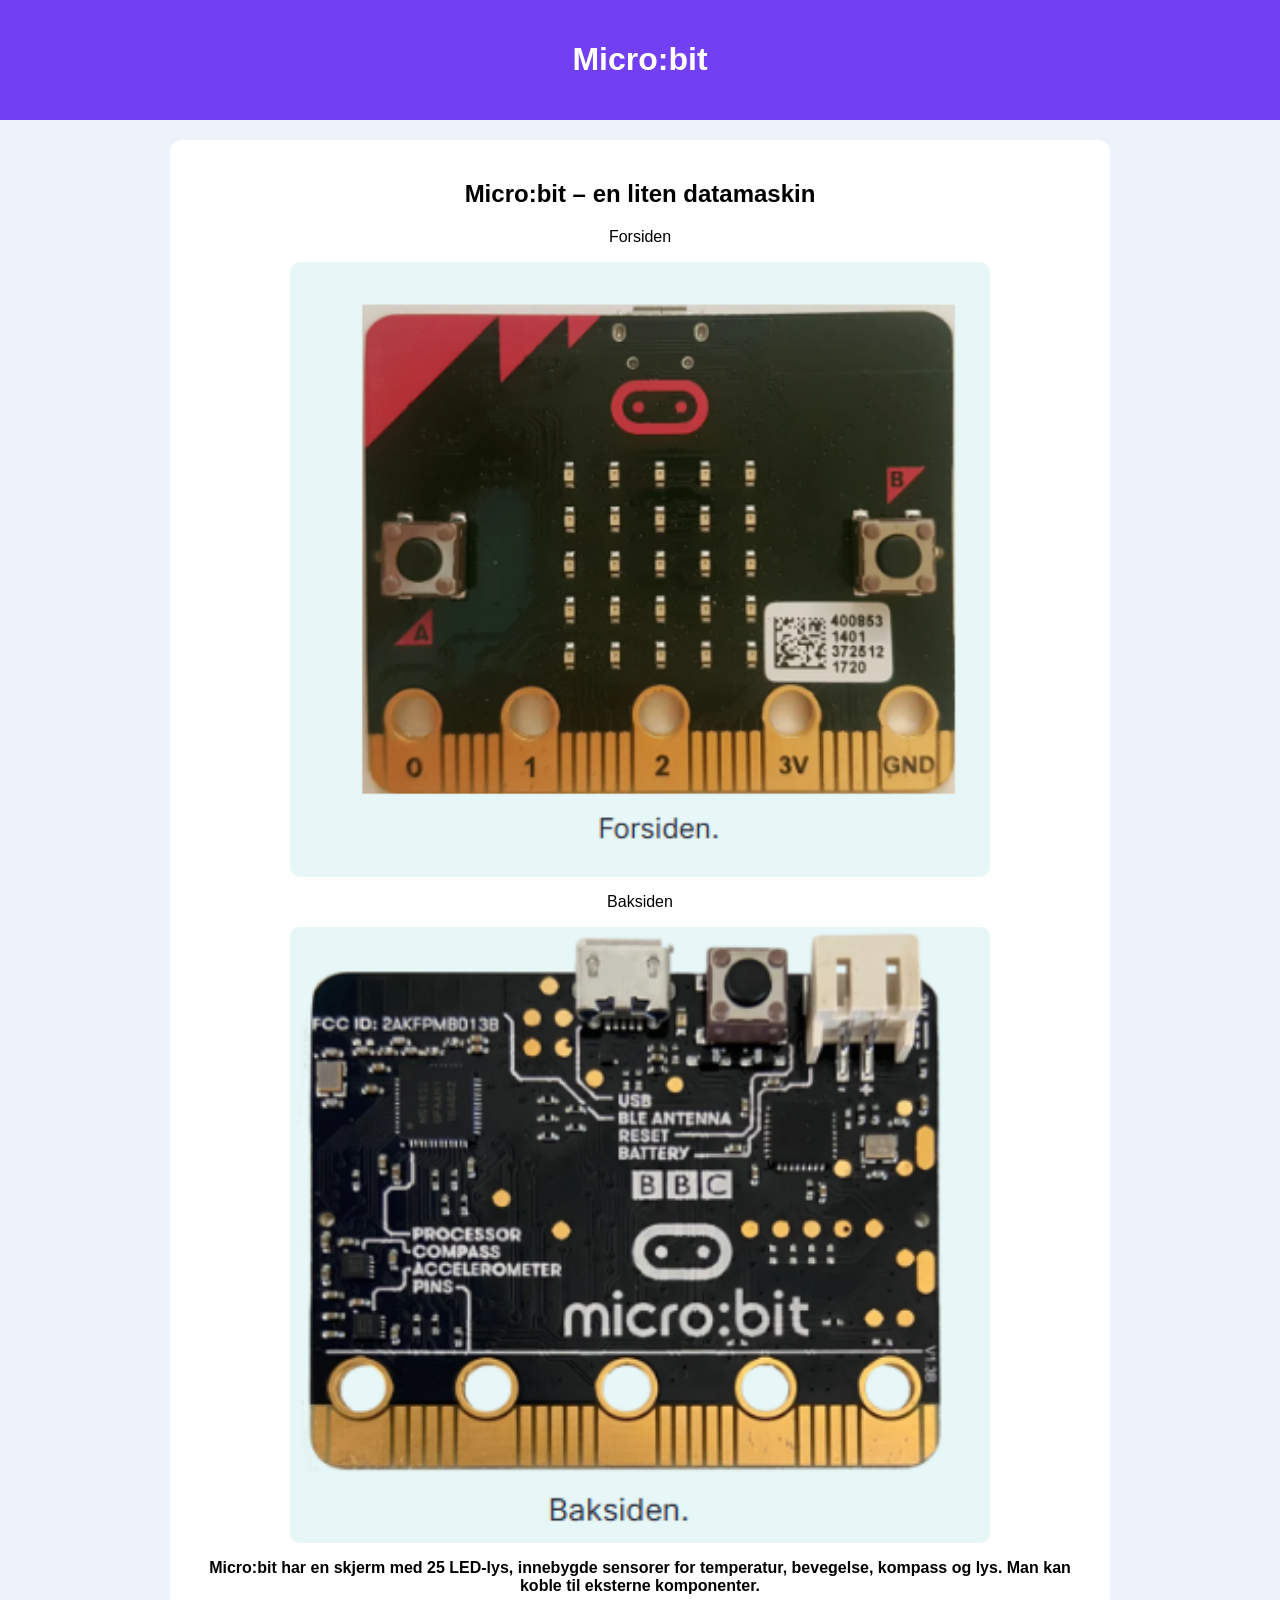
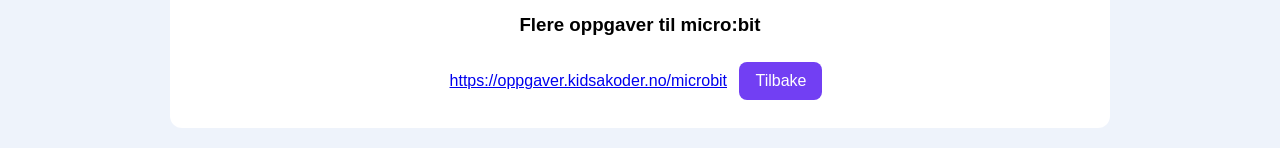
<file: microbit.html>
<!DOCTYPE html><html lang='no'><head><meta charset='UTF-8'><title>Micro:bit</title><link rel='stylesheet' href='style.css'></head><body>
<header><h1>Micro:bit</h1></header>
<section>
<style>
body{
text-align: center;
}
</style>
<h2>Micro:bit – en liten datamaskin</h2>
<p>Forsiden</p><img src='forside.png'>
<p>Baksiden</p><img src='bakside.png'>
<p><strong>Micro:bit har en skjerm med 25 LED-lys, innebygde sensorer for temperatur, bevegelse, kompass og lys. Man kan koble til eksterne komponenter.</strong></p>
<h3>Flere oppgaver til micro:bit</h3>
<a href='https://oppgaver.kidsakoder.no/microbit'>https://oppgaver.kidsakoder.no/microbit</a>
<a class='nav-btn' href='index.html'>Tilbake</a>
</section></body></html>
</file>
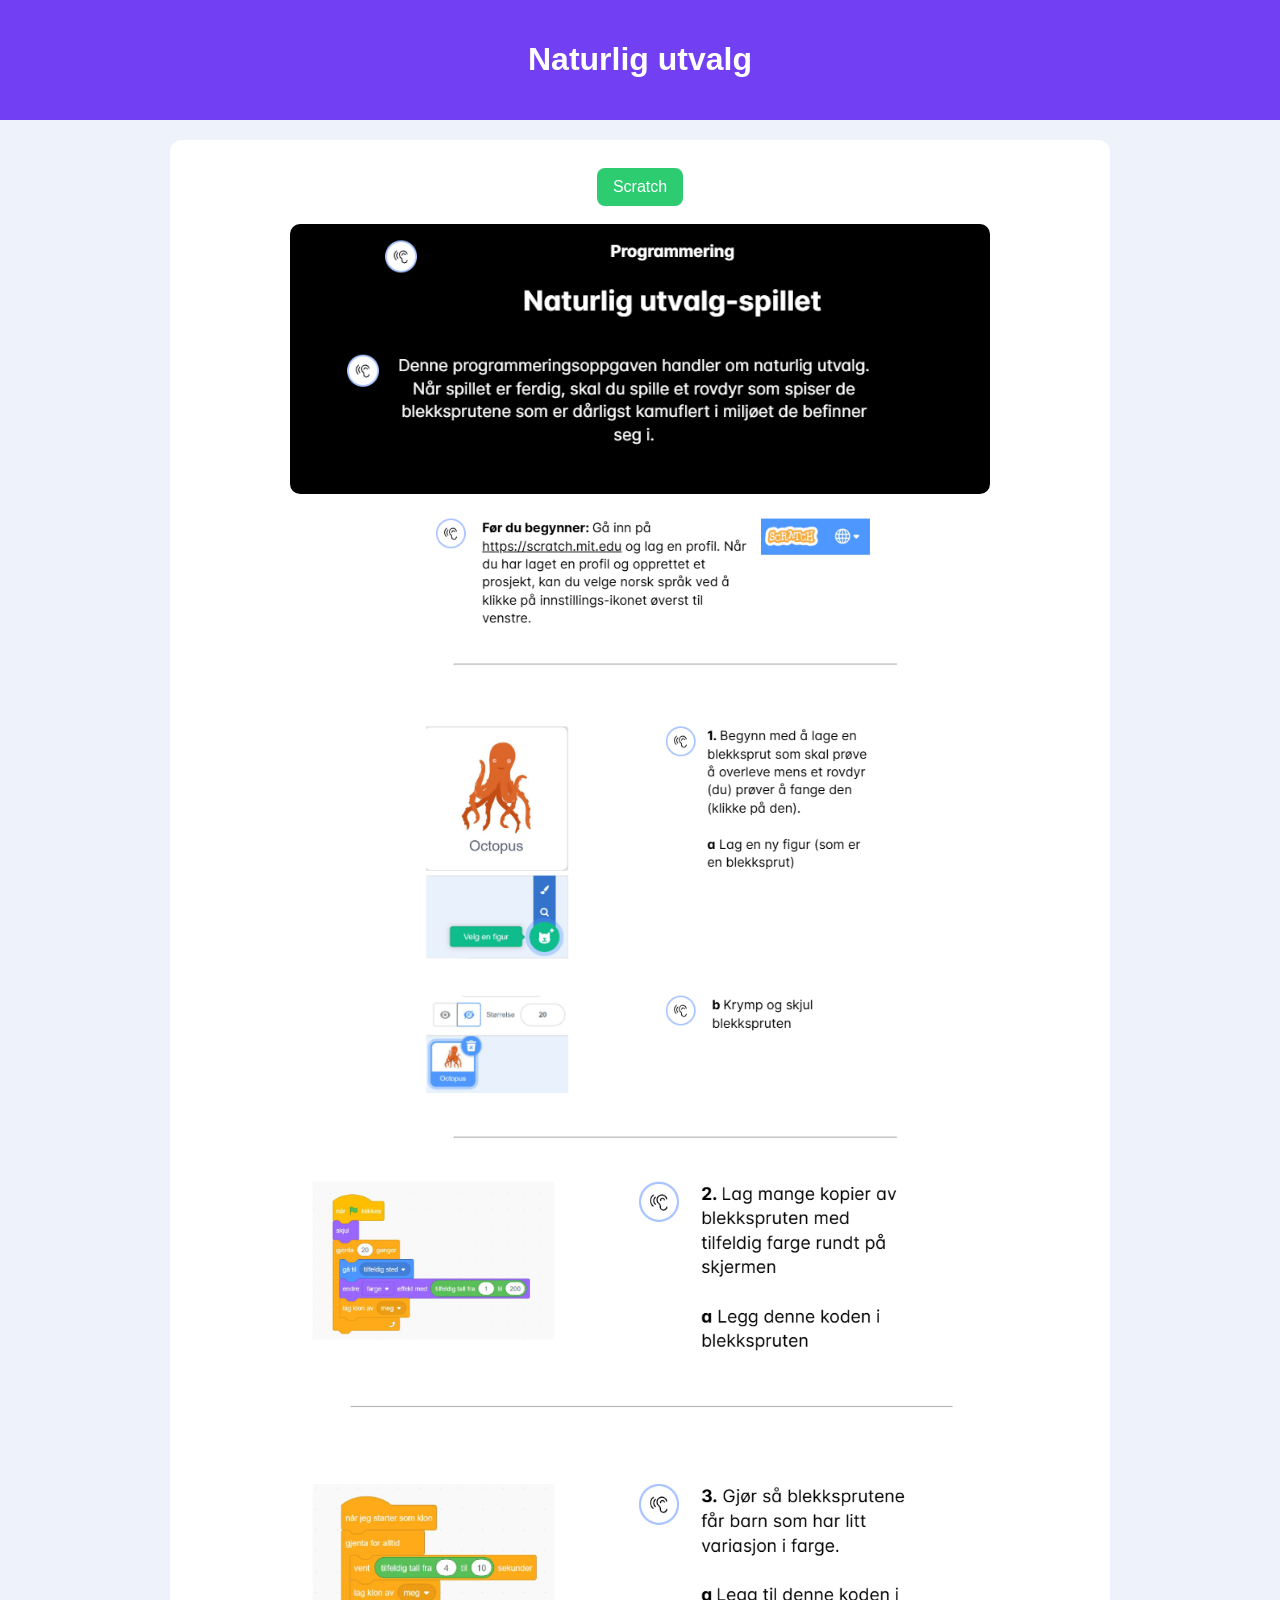
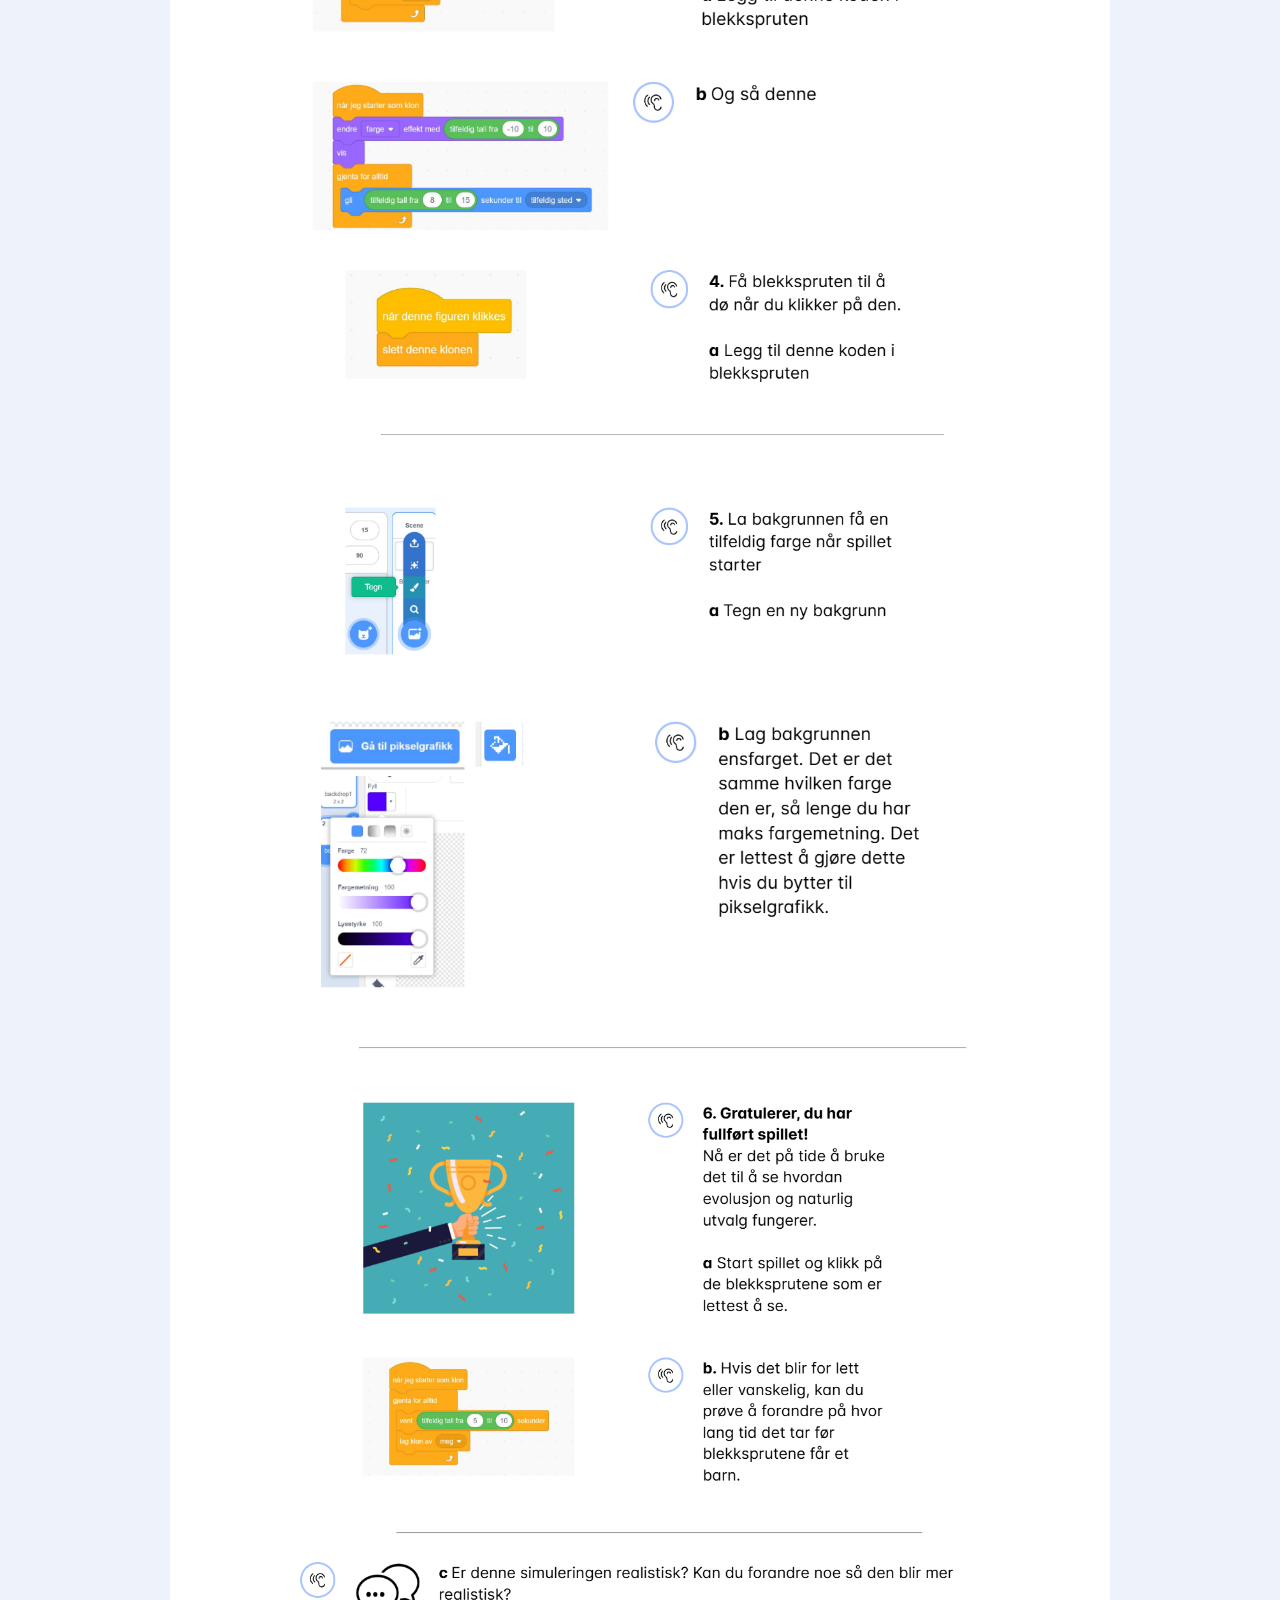
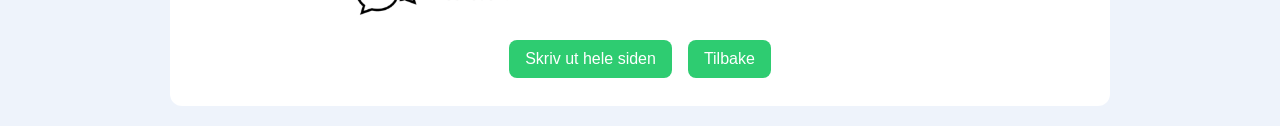
<file: opp1.html>
<!DOCTYPE html><html><head><meta charset='UTF-8'><link rel='stylesheet' href='style.css'><title>Alternativ</title></head><body>
<header><h1>Naturlig utvalg</h1></header><section>
<a class="nav-btn green" href="https://scratch.mit.edu/" target="_blank">Scratch</a>
<style>
body{
text-align: center;
}
.print-btn{
cursor: pointer;
}
</style>

<img src='pro.png'>
<img src='pro1.png'>
<img src='pro2.png'>
<img src='pro3.png'>
<img src='pro4.png'>
<img src='pro5.png'>
<a class="nav-btn green print-btn" onclick="window.print()">Skriv ut hele siden</button>
<a class='nav-btn green' href='8tr.html'>Tilbake</a></section></body></html>
</file>
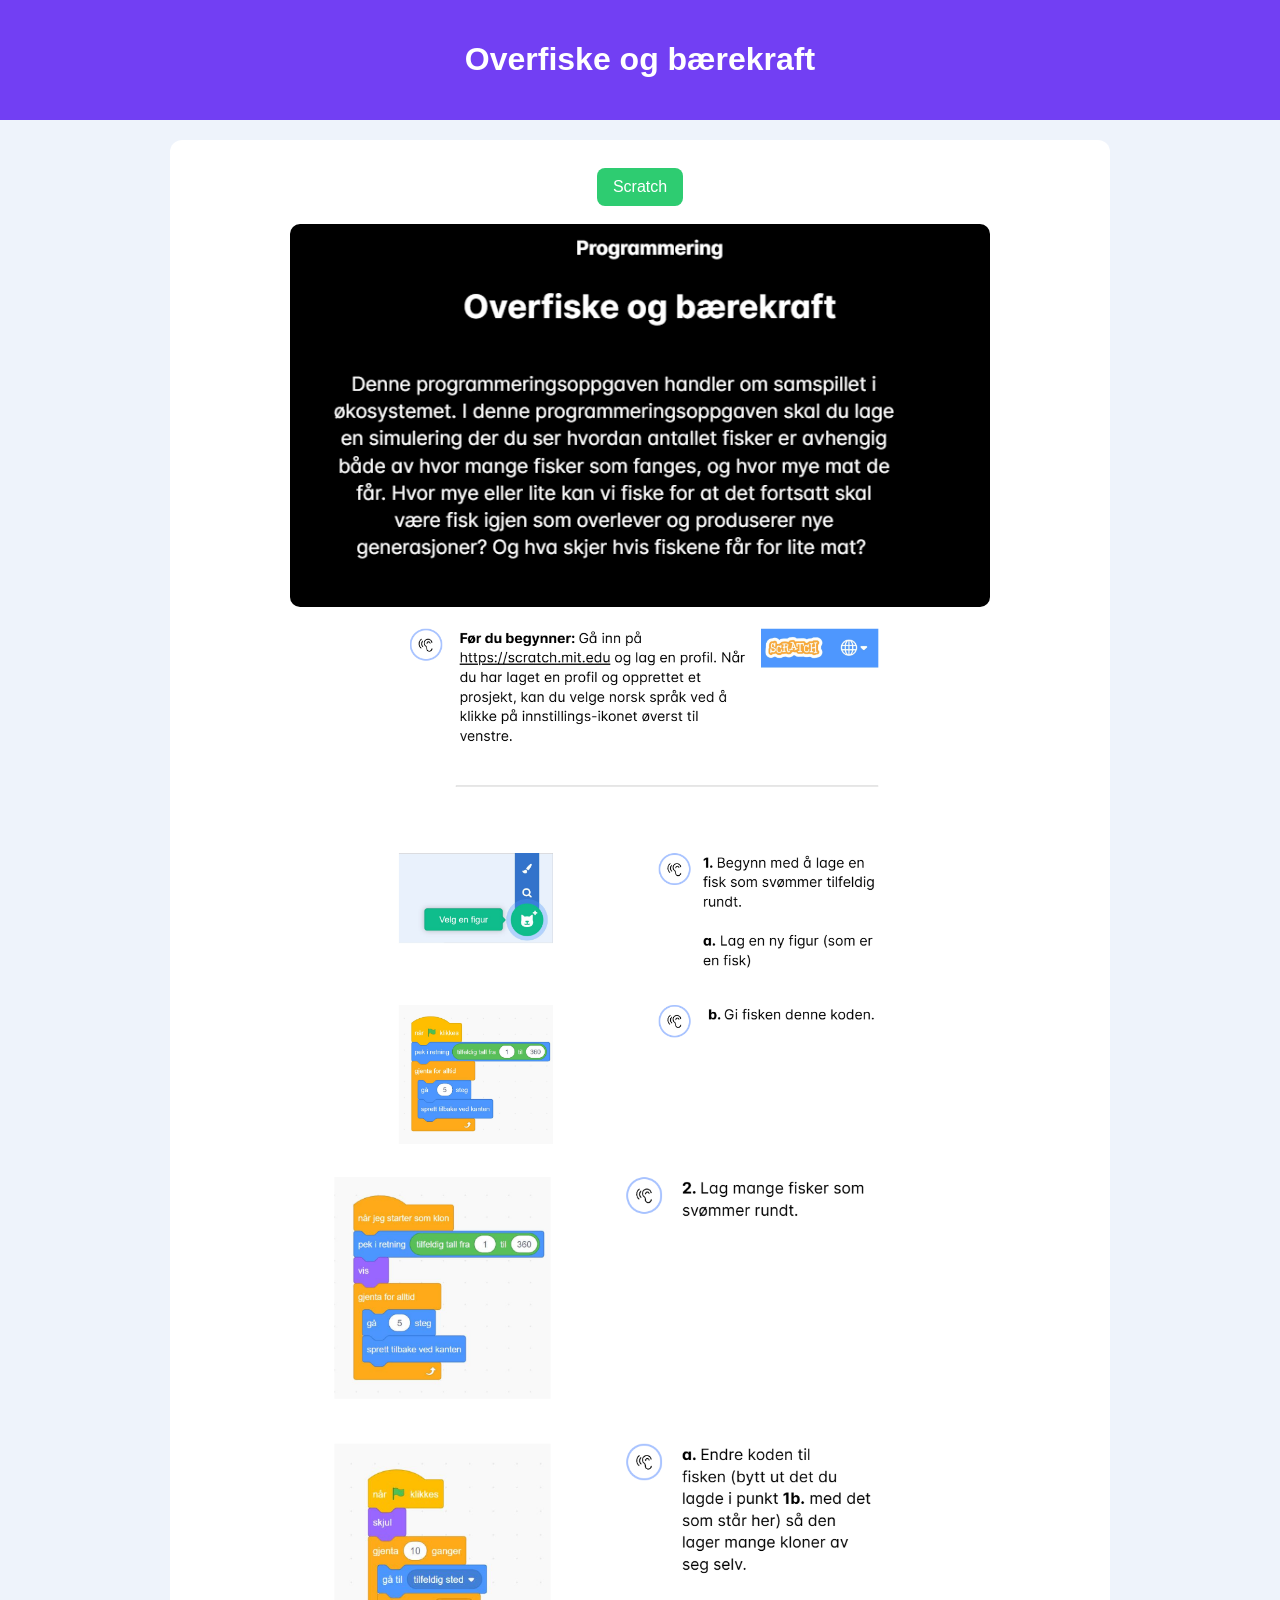
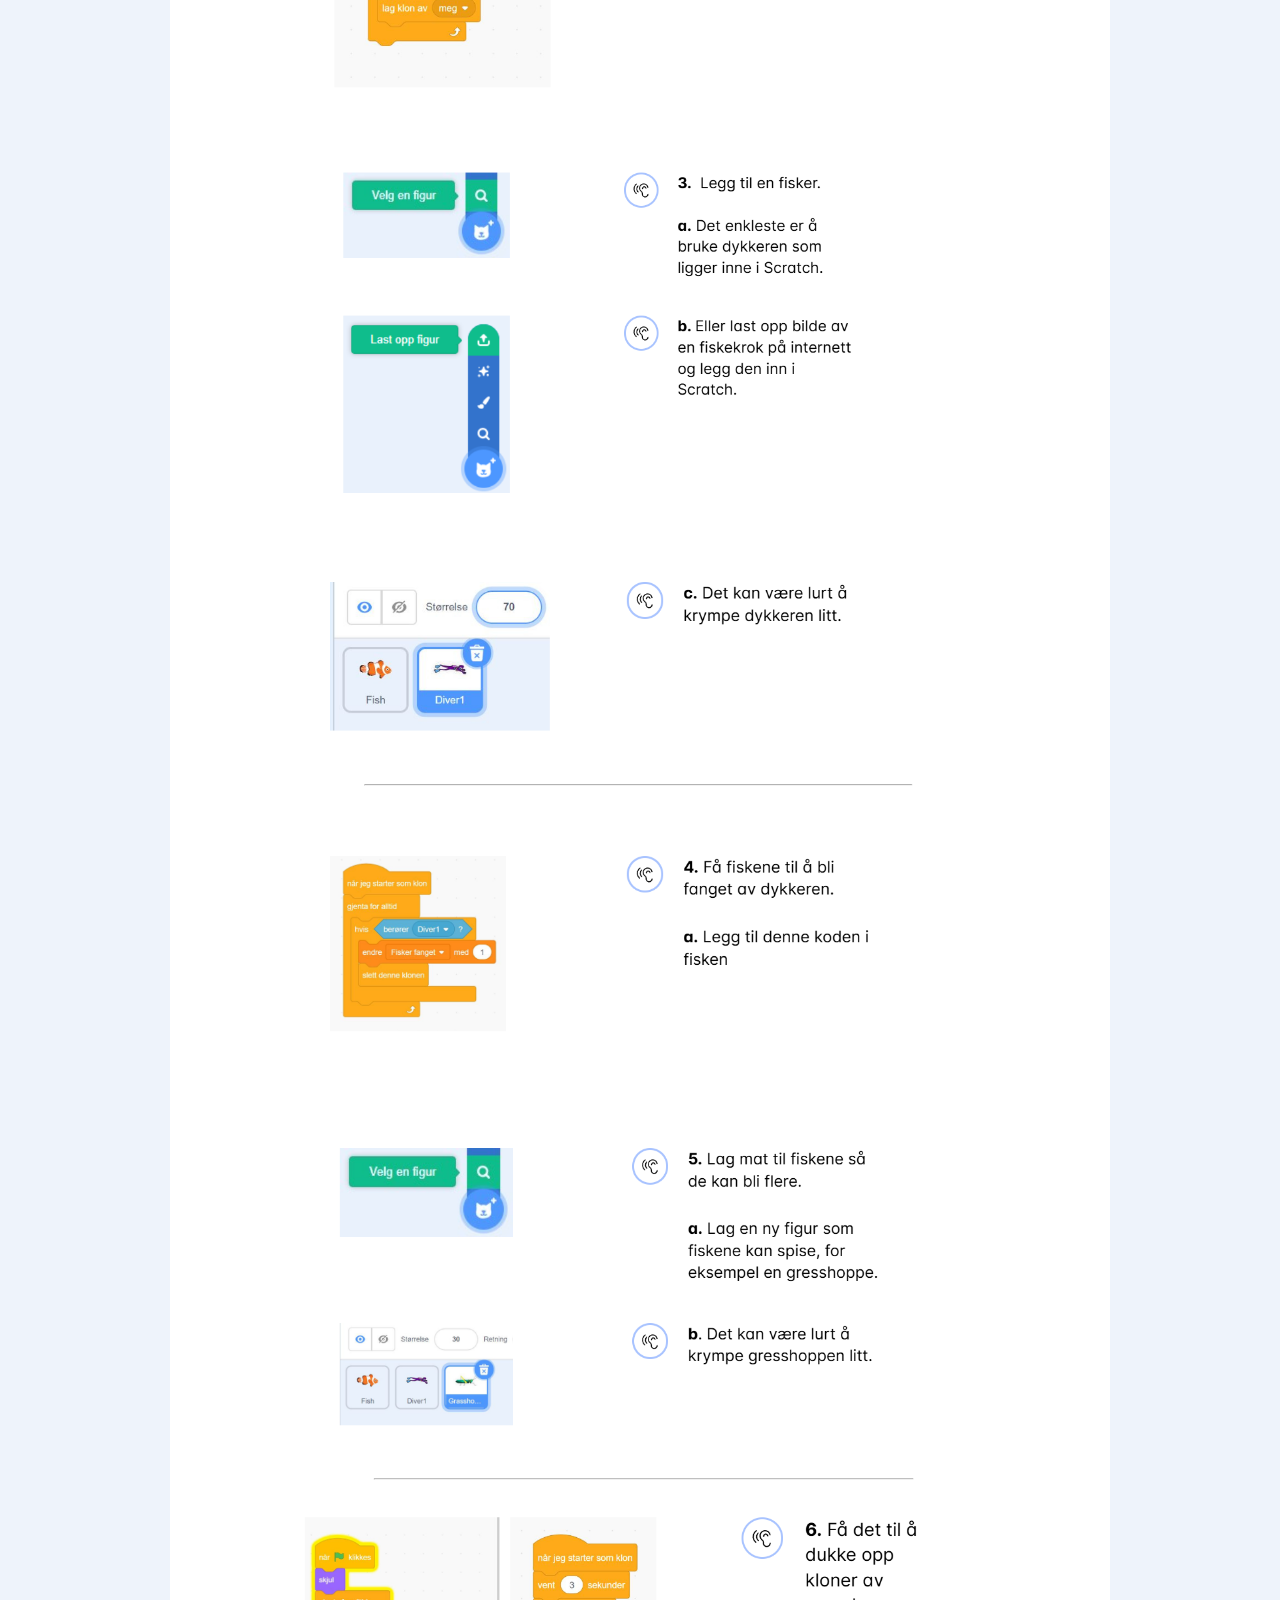
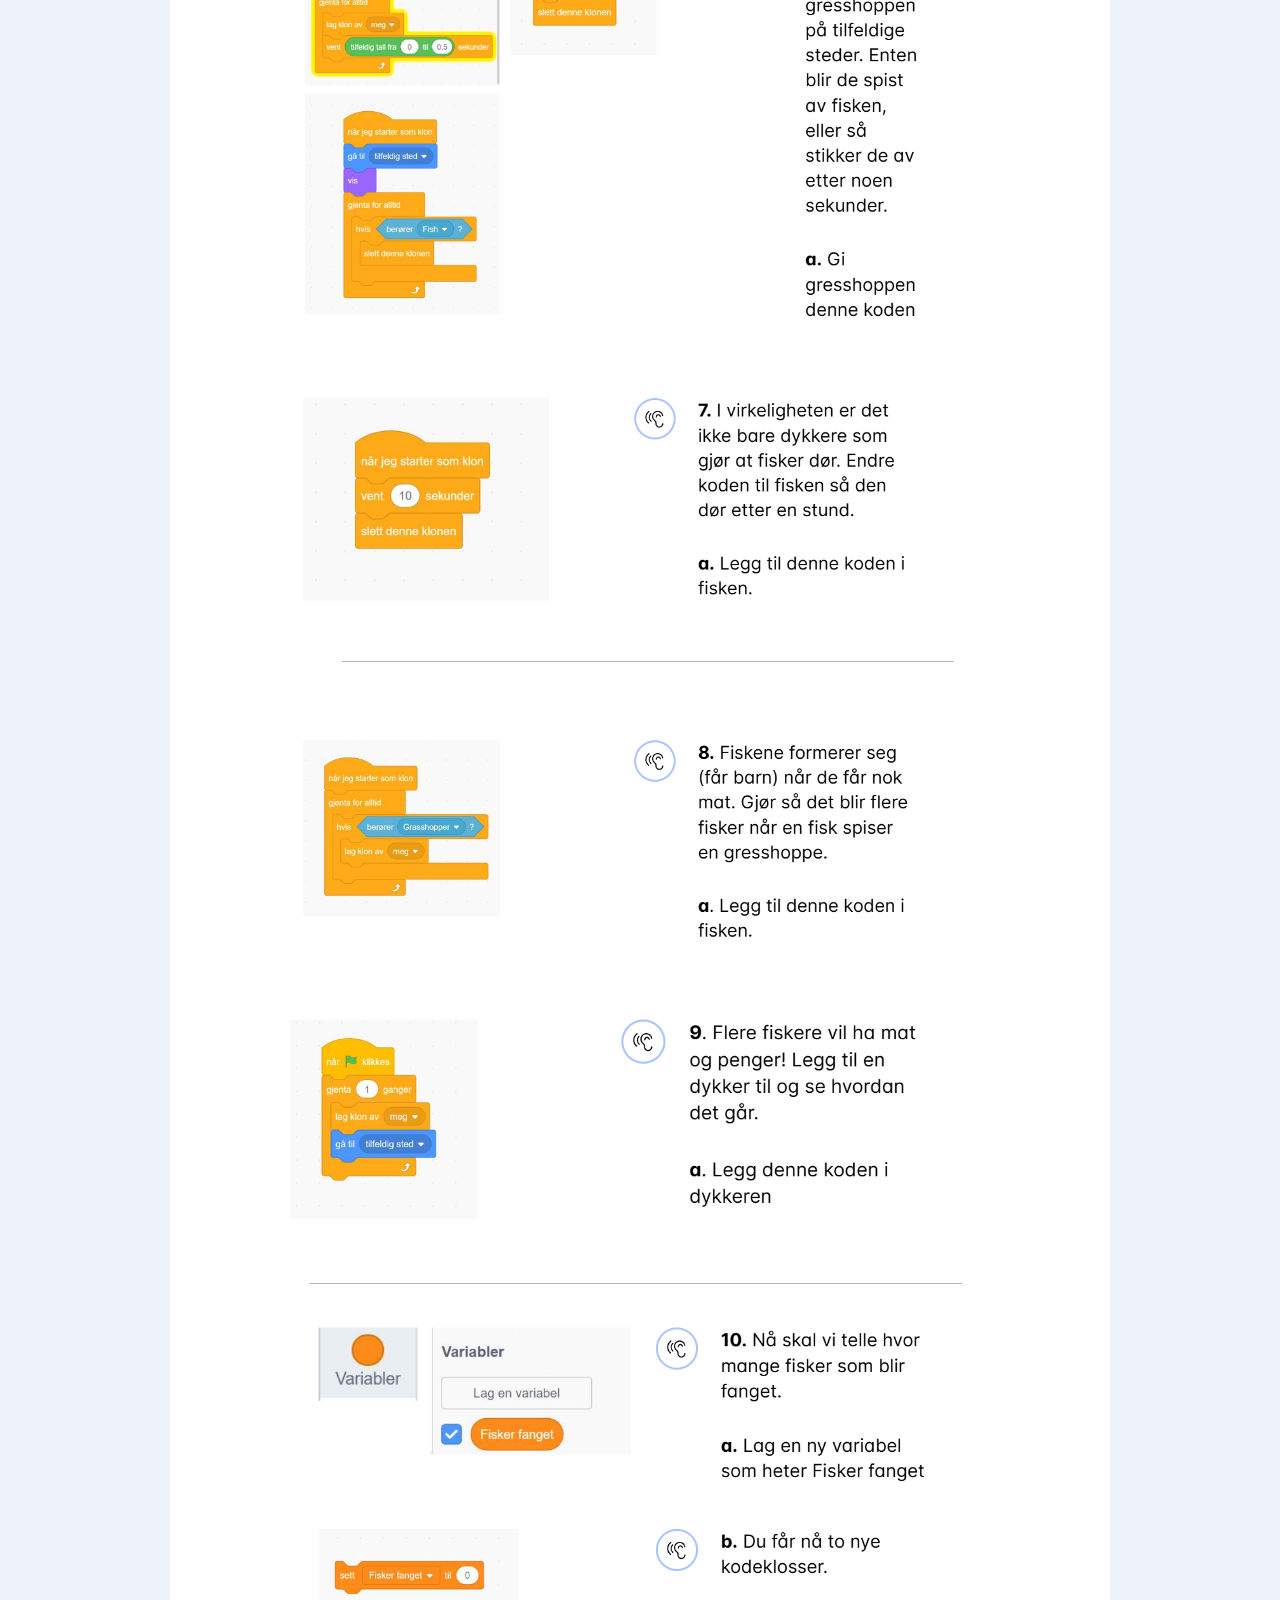
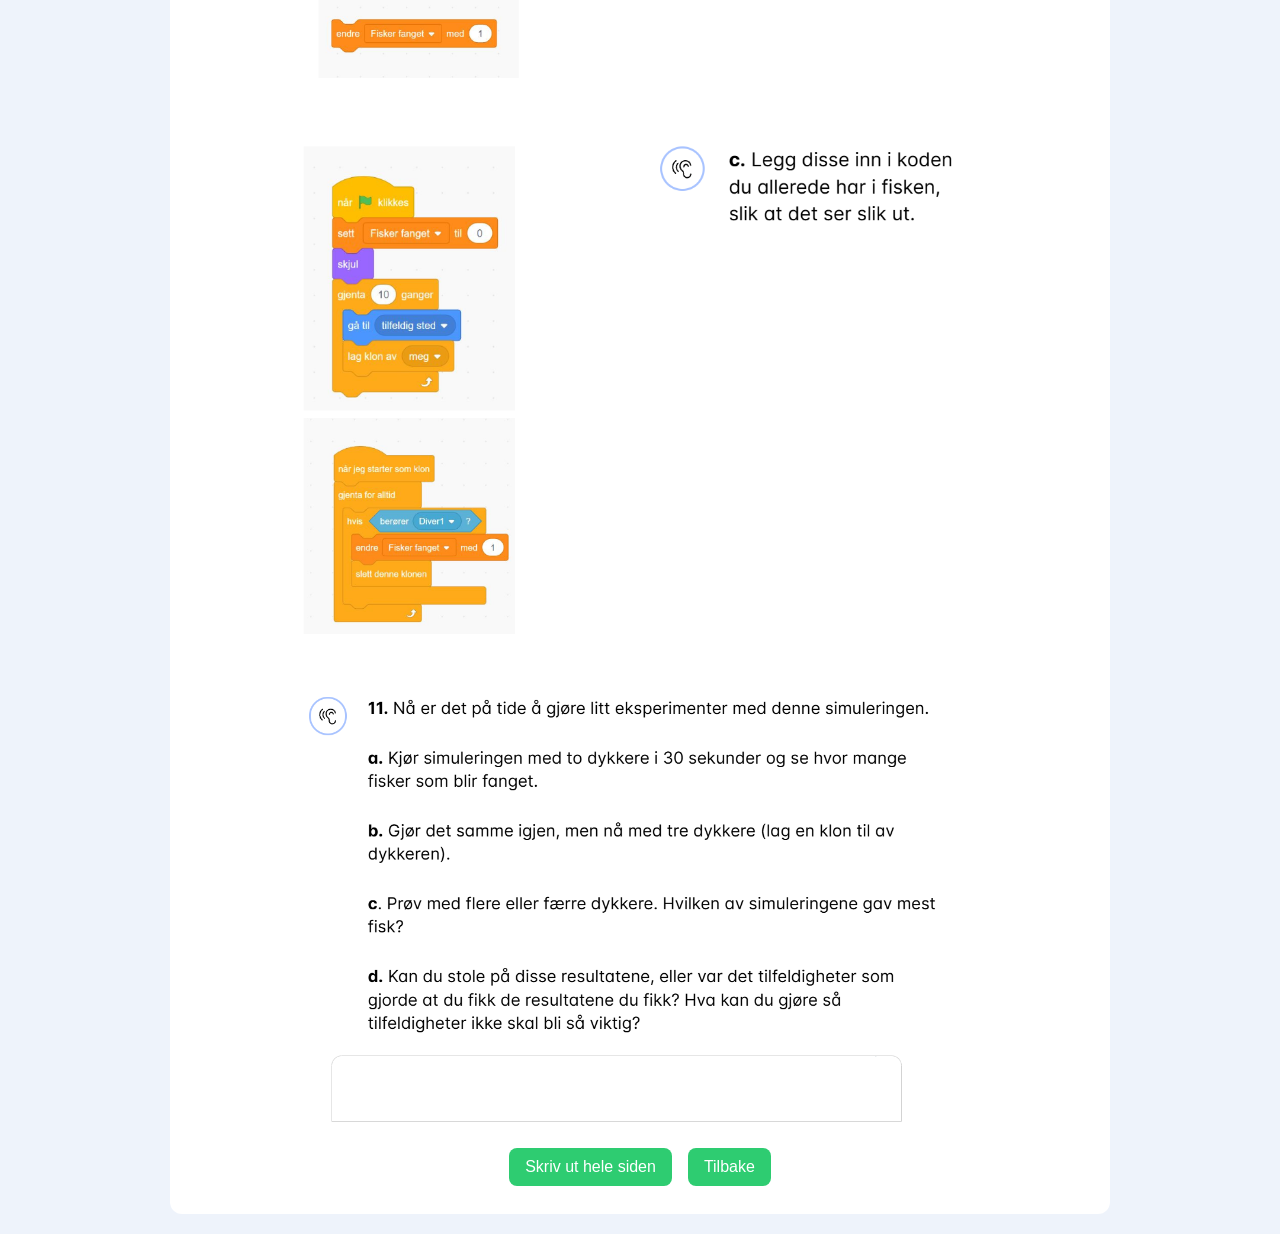
<file: opp2.html>
<!DOCTYPE html><html><head><meta charset='UTF-8'><link rel='stylesheet' href='style.css'><title>Alternativ</title></head><body>
<header><h1>Overfiske og bærekraft </h1></header><section>
<a class="nav-btn green" href="https://scratch.mit.edu/" target="_blank">Scratch</a>
<style>
body{
text-align: center;
}
.print-btn{
cursor: pointer;
}
</style>

<img src='ov.png'>
<img src='ov1.png'>
<img src='ov2.png'>
<img src='ov3.png'>
<img src='ov4.png'>
<img src='ov5.png'>
<img src='ov6.png'>
<img src='ov7.png'>
<img src='ov8.png'>
<img src='ov9.png'>
<img src='ov10.png'>
<img src='ov11.png'>
<a class="nav-btn green print-btn" onclick="window.print()">Skriv ut hele siden</button>
<a class='nav-btn green' href='8tr.html'>Tilbake</a></section></body></html>
</file>
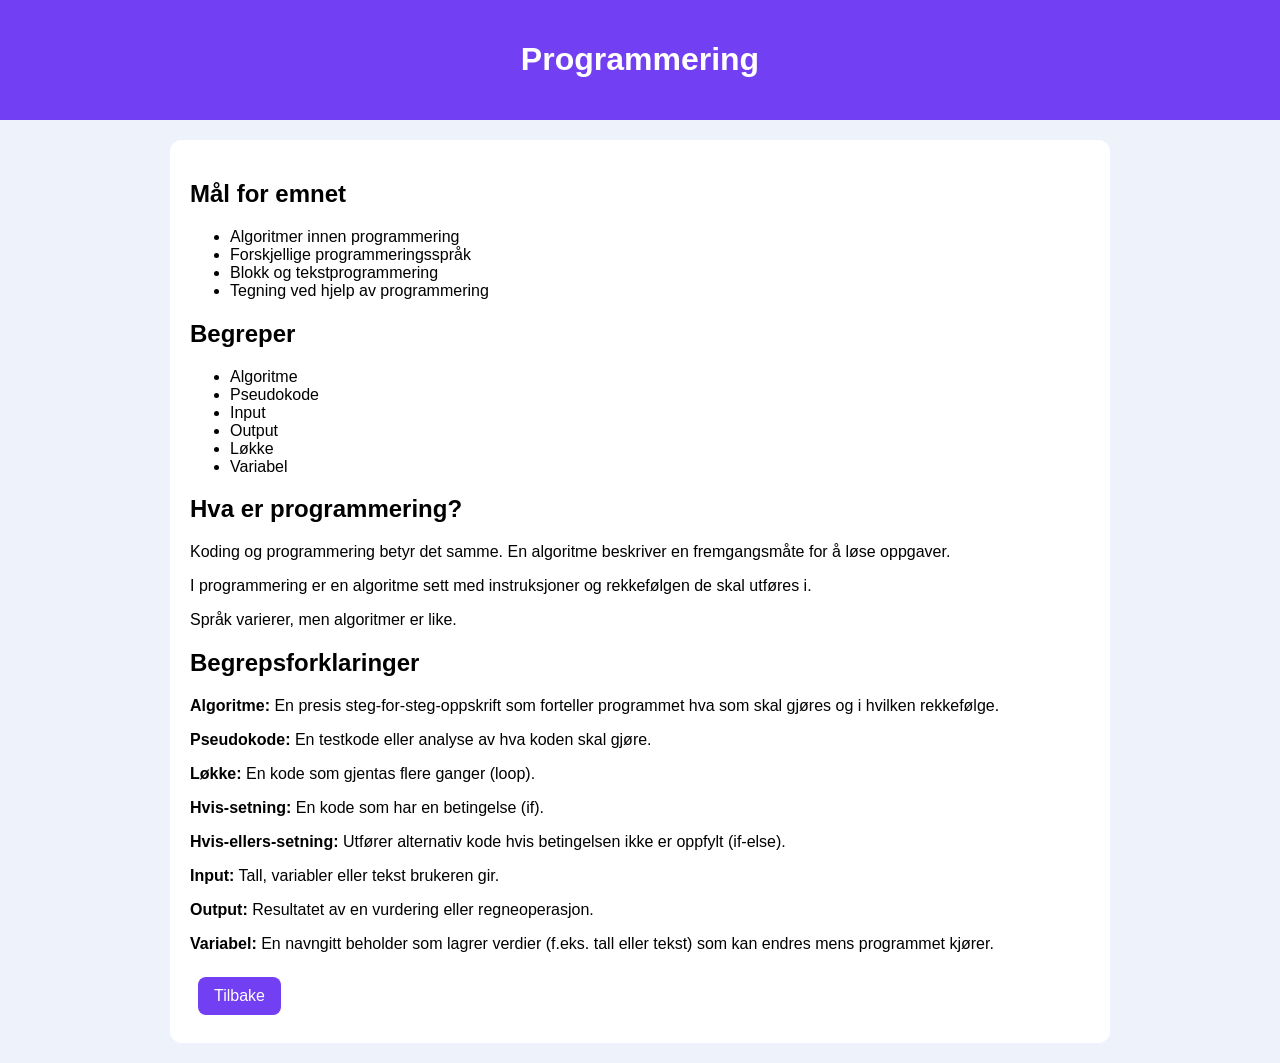
<file: programmering.html>
<!DOCTYPE html><html lang='no'><head><meta charset='UTF-8'><title>Programmering</title><link rel='stylesheet' href='style.css'></head><body>
<header><h1>Programmering</h1></header>
<section>
<h2>Mål for emnet</h2>
<ul>
<li>Algoritmer innen programmering</li>
<li>Forskjellige programmeringsspråk</li>
<li>Blokk og tekstprogrammering</li>
<li>Tegning ved hjelp av programmering</li>
</ul>
<h2>Begreper</h2>
<ul>
<li>Algoritme</li>
<li>Pseudokode</li>
<li>Input</li>
<li>Output</li>
<li>Løkke</li>
<li>Variabel</li>
</ul>
<h2>Hva er programmering?</h2>
<p>Koding og programmering betyr det samme. En algoritme beskriver en fremgangsmåte for å løse oppgaver.</p>
<p>I programmering er en algoritme sett med instruksjoner og rekkefølgen de skal utføres i.</p>
<p>Språk varierer, men algoritmer er like.</p>
<h2>Begrepsforklaringer</h2>
<p><strong>Algoritme:</strong> En presis steg‑for‑steg‑oppskrift som forteller programmet hva som skal gjøres og i hvilken rekkefølge.</p>
<p><strong>Pseudokode:</strong> En testkode eller analyse av hva koden skal gjøre.</p>
<p><strong>Løkke:</strong> En kode som gjentas flere ganger (loop).</p>
<p><strong>Hvis‑setning:</strong> En kode som har en betingelse (if).</p>
<p><strong>Hvis‑ellers‑setning:</strong> Utfører alternativ kode hvis betingelsen ikke er oppfylt (if‑else).</p>
<p><strong>Input:</strong> Tall, variabler eller tekst brukeren gir.</p>
<p><strong>Output:</strong> Resultatet av en vurdering eller regneoperasjon.</p>
<p><strong>Variabel:</strong> En navngitt beholder som lagrer verdier (f.eks. tall eller tekst) som kan endres mens programmet kjører.</p>
<a class='nav-btn' href='index.html'>Tilbake</a>
</section></body></html>
</file>
<file: style.css>
body {
    font-family: Arial;
    background: #eef3fb;
    margin: 0;
}

header {
    background: #723FF3;
    color: white;
    padding: 20px;
    text-align: center;
}

section {
    max-width: 900px;
    margin: 20px auto;
    background: white;
    padding: 20px;
    border-radius: 12px;
    
}

.row {
    margin: 10px 0;
}

a.nav-btn {
    display: inline-block;
    padding: 10px 16px;
    margin: 8px;
    background: #723FF3;
    color: white;
    text-decoration: none;
    border-radius: 8px;
}

/* Nye farger */
a.nav-btn.green {
    background: #2ecc71;
}

a.nav-btn.orange {
    background: #CC5500;
}

a.nav-btn.burgundy {
    background: #800020;
}

img {
    max-width: 700px;
    width: 100%;
    margin: 10px auto;
    display: block;
    border-radius: 10px;
}
</file>
